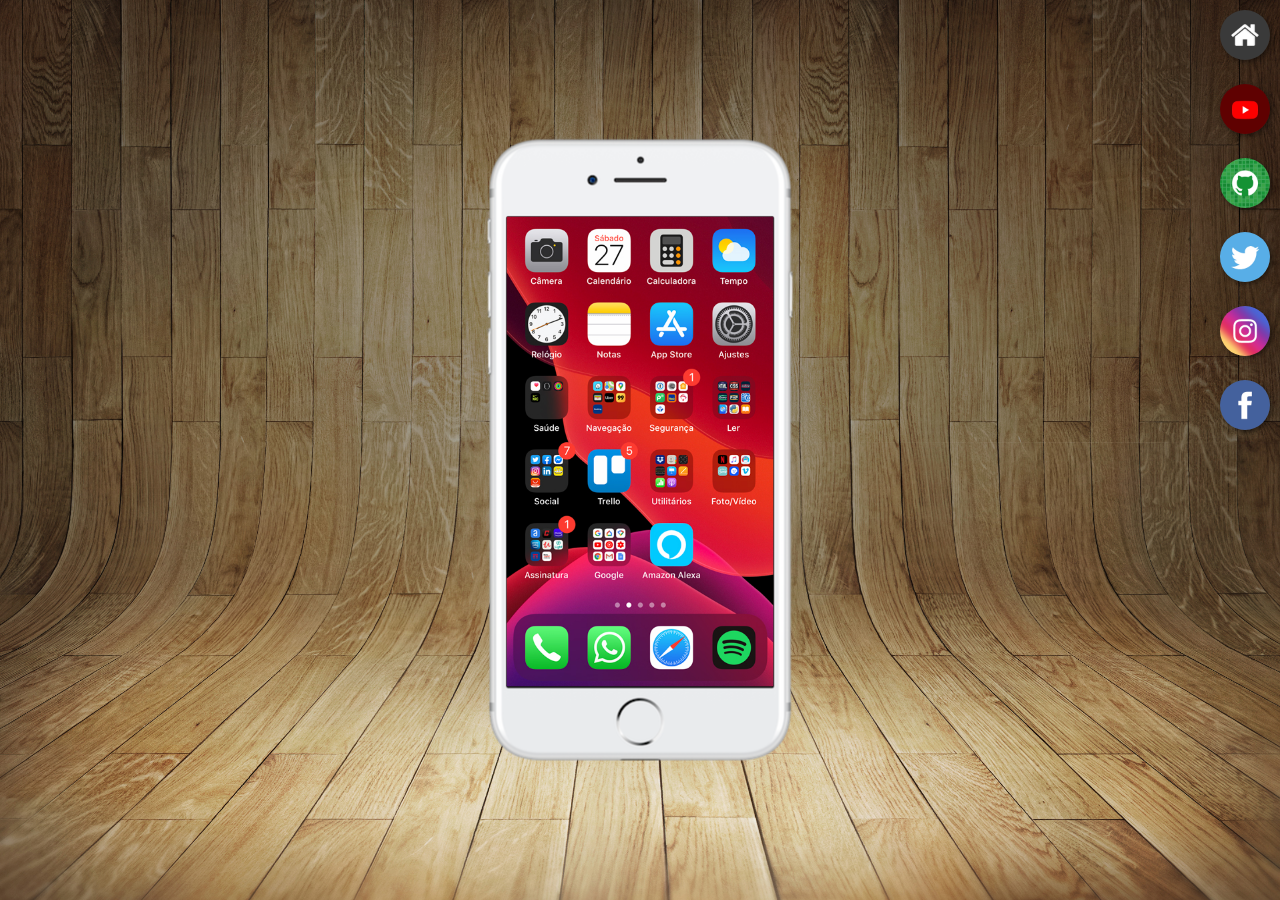
<file: index.html>
<!DOCTYPE html>
<html lang="pt-br">
<head>
    <meta charset="UTF-8">
    <meta http-equiv="X-UA-Compatible" content="IE=edge">
    <meta name="viewport" content="width=device-width, initial-scale=1.0">
    <link rel="stylesheet" href="estilos/style.css">
    <link rel="shortcut icon" href="imagens/favicon.ico" type="image/x-icon">
    <title>Projeto social</title>
</head>
<body>
    <main>
        <section id="telefone">
            <iframe src="home.html" name="tela" id="tela" frameborder="0">Seu navegador não é compatível com esse conteúdo.</iframe>
        </section>
        <section id="redes-sociais">
            <a href="home.html" target="tela"><img src="imagens/logo-home.jpg" alt=""></a> <br>
            <a href="youtube.html" target="tela"><img src="imagens/logo-youtube.jpg" alt=""></a> <br>
            <a href="github.html" target="tela"><img src="imagens/logo-github.jpg" alt=""></a> <br>
            <a href="twitter.html" target="tela"><img src="imagens/logo-twitter.jpg" alt=""></a> <br>
            <a href="instagram.html" target="tela"><img src="imagens/logo-instagram.jpg" alt=""></a> <br>
            <a href="facebook.html" target="tela"><img src="imagens/logo-facebook.jpg" alt=""></a>
        </section>
    </main>
</body>
</html>
</file>
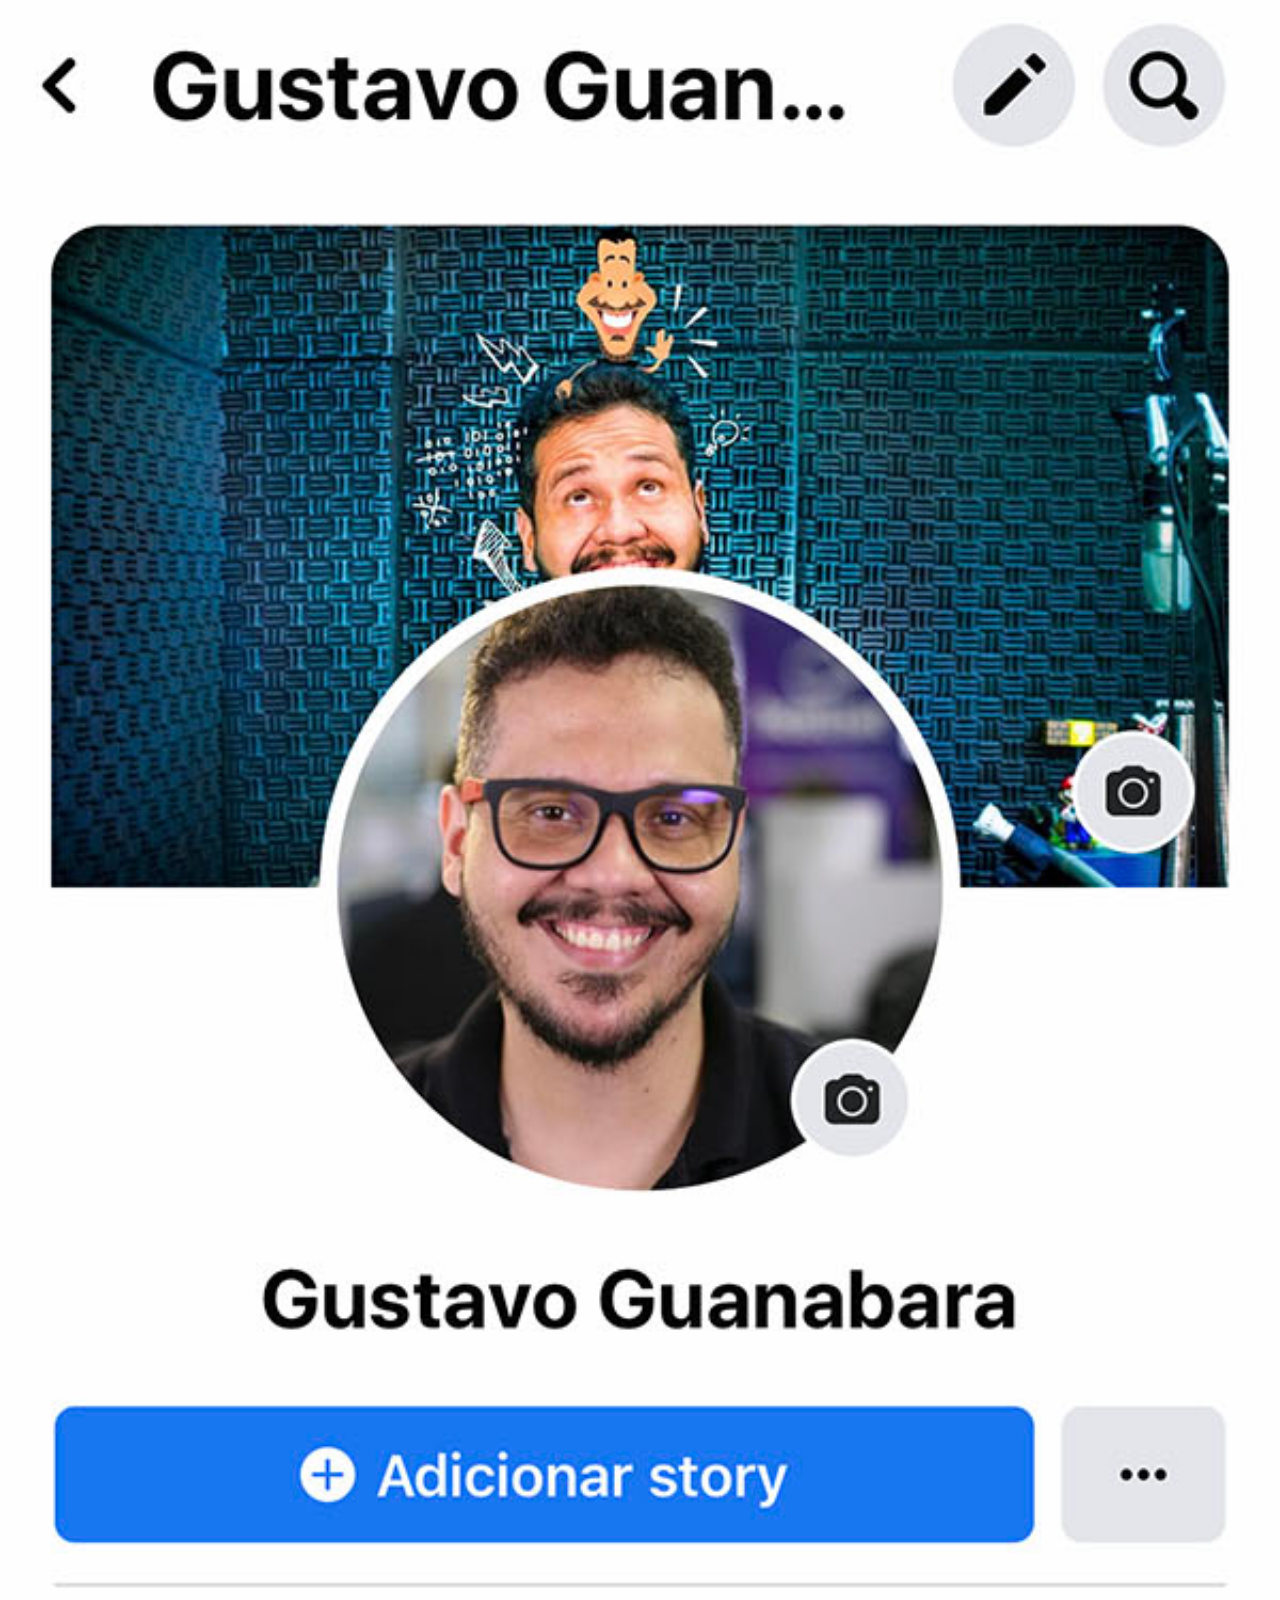
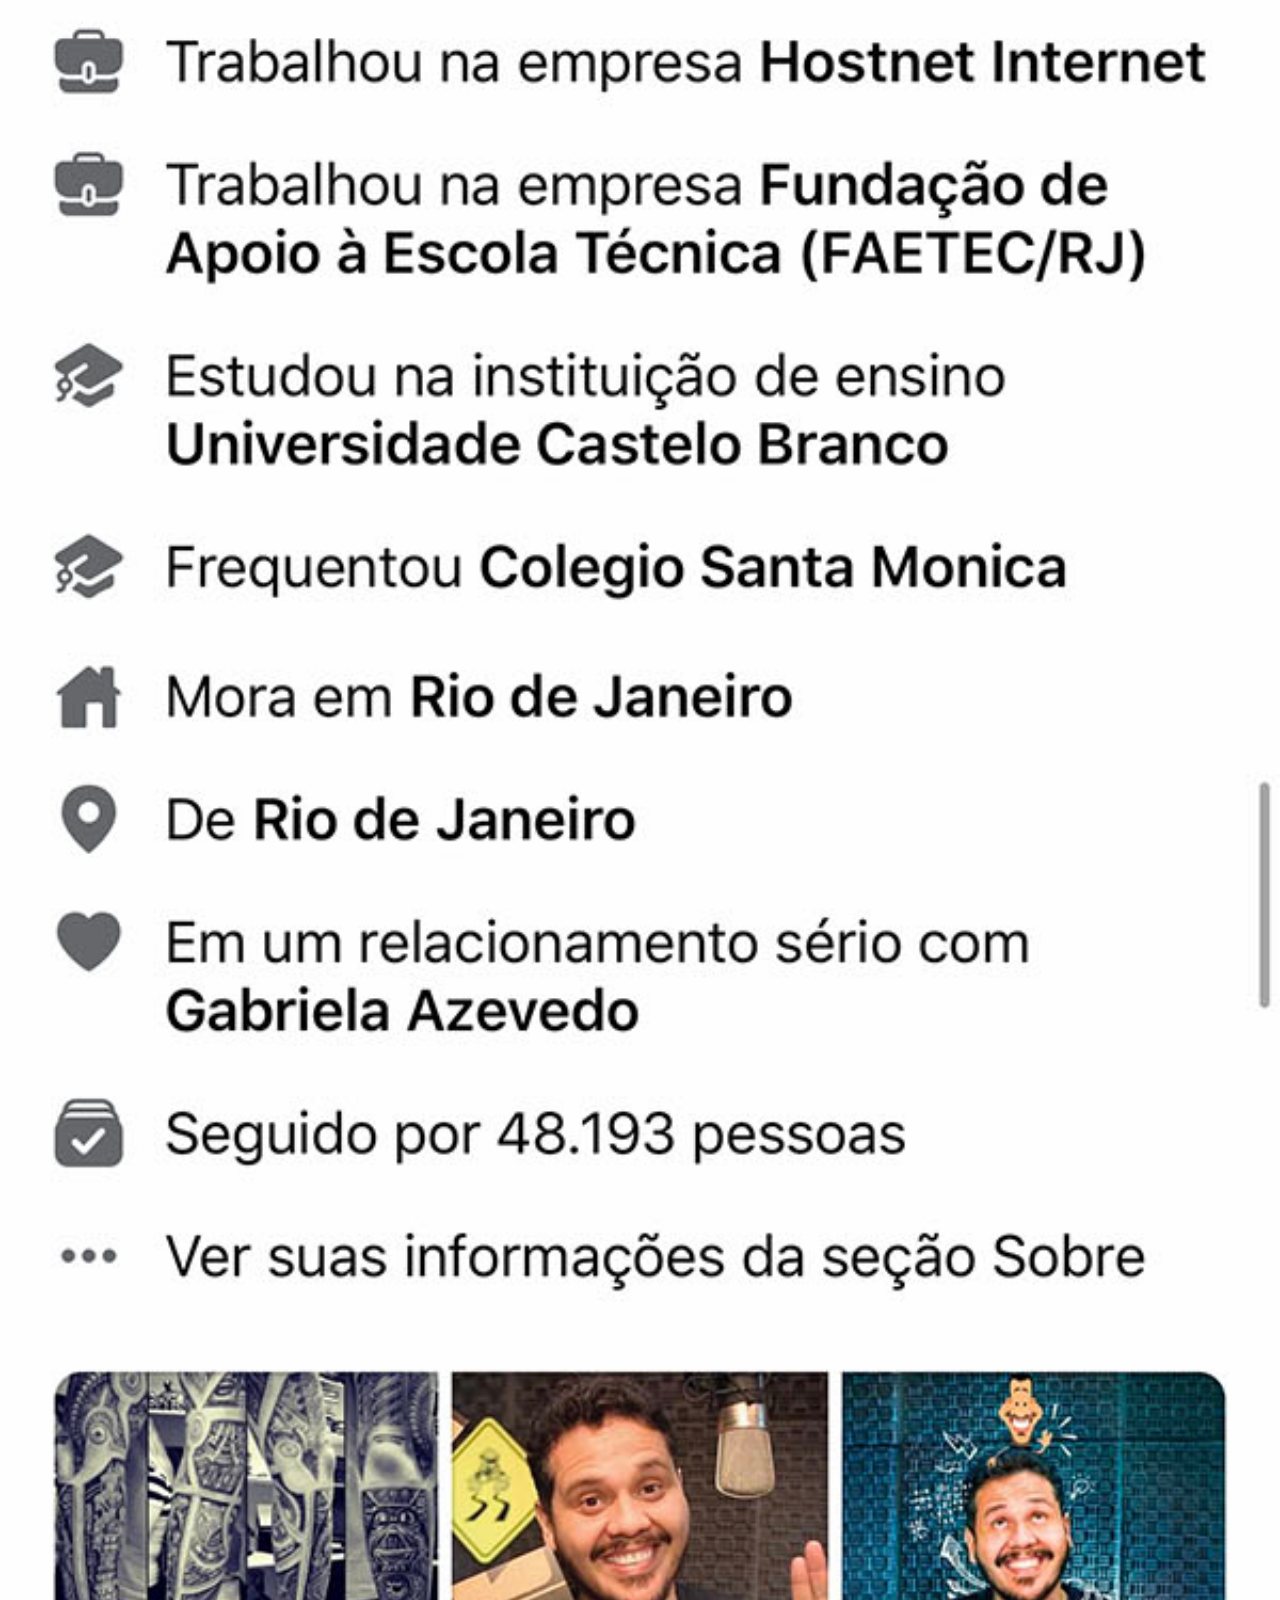
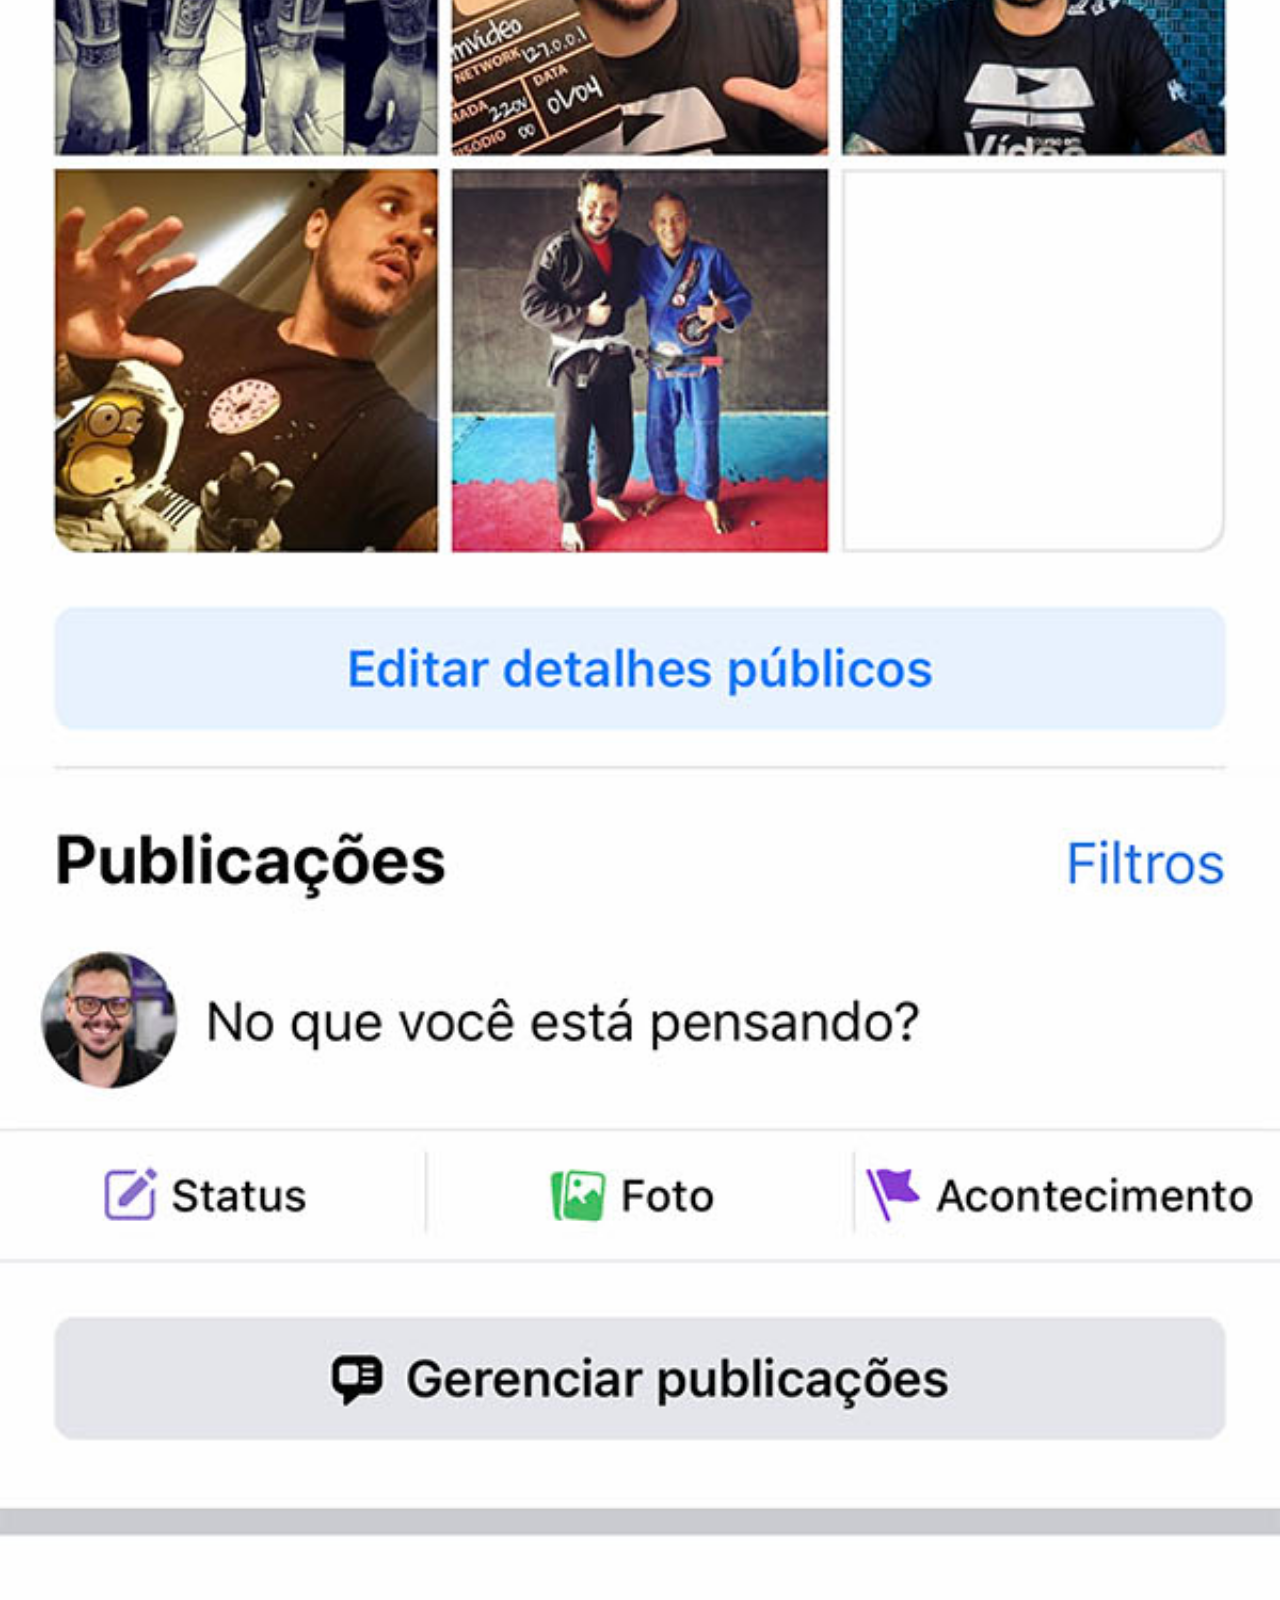
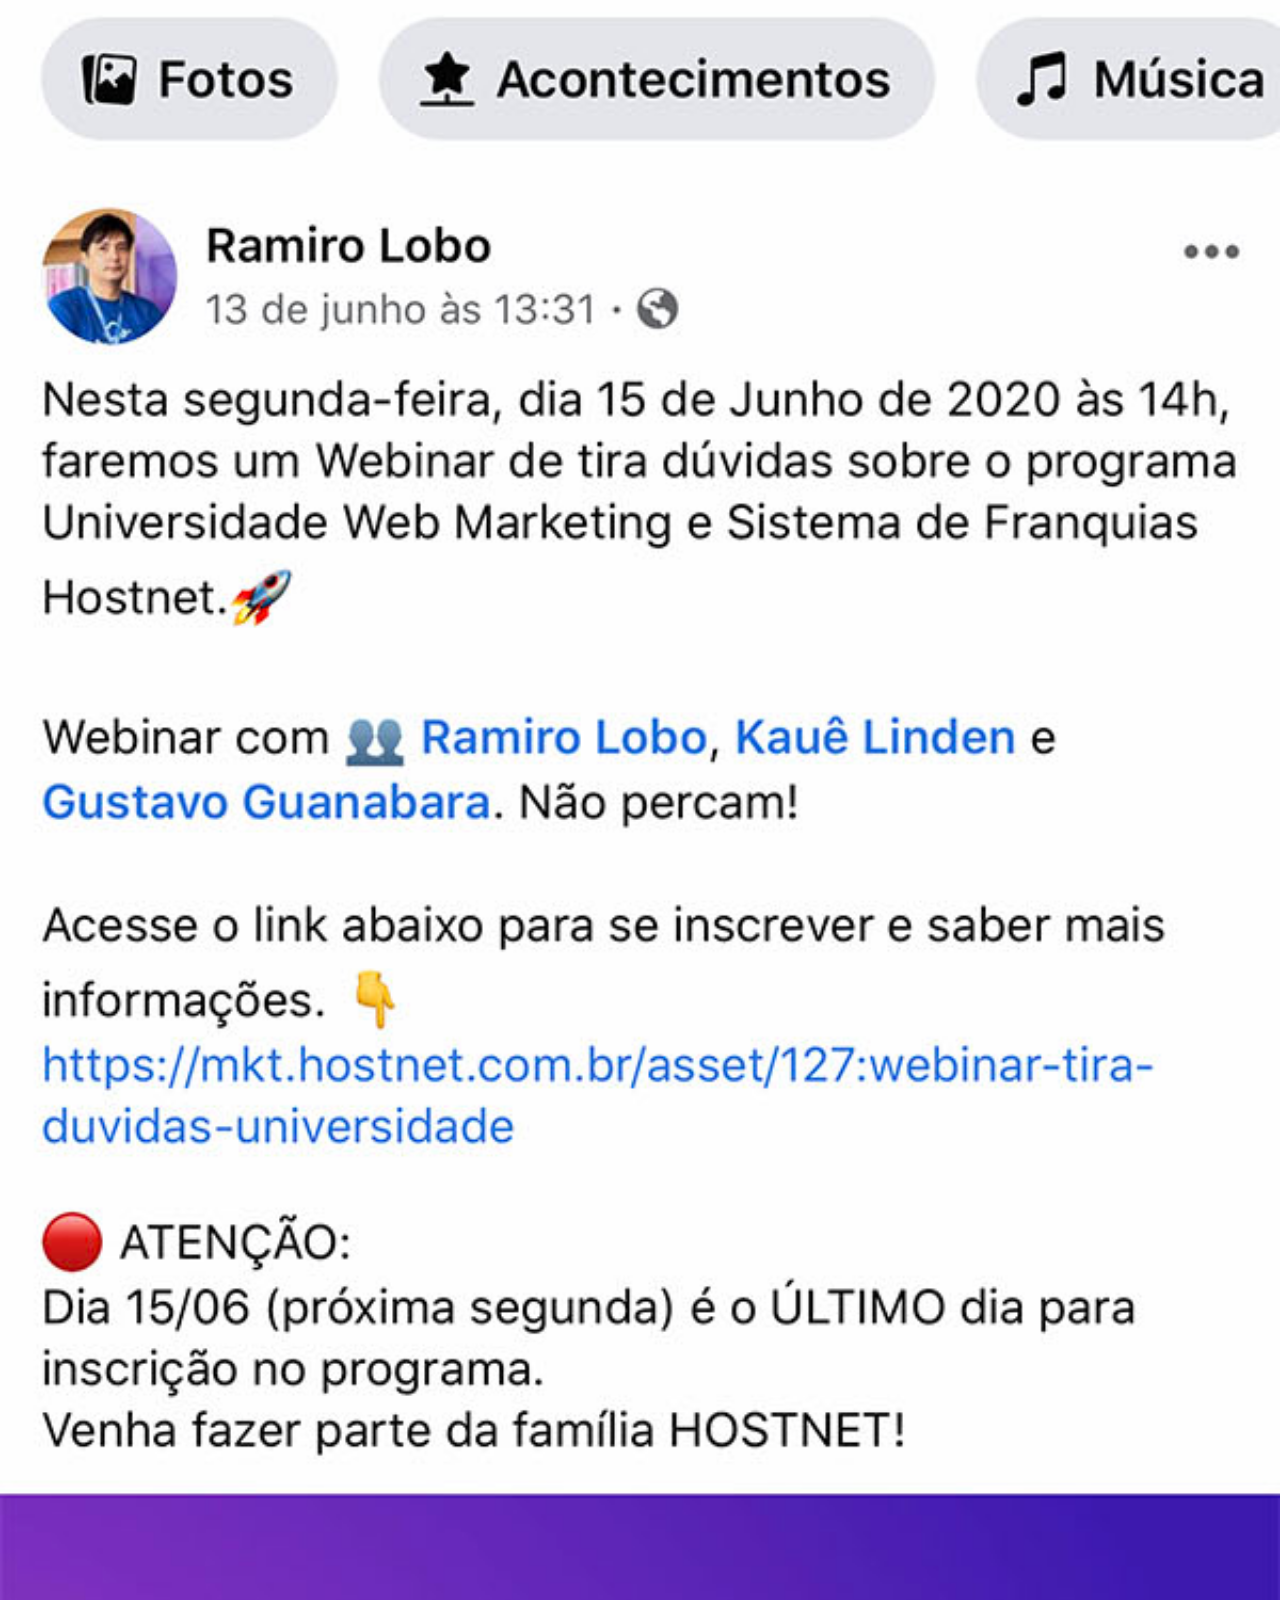
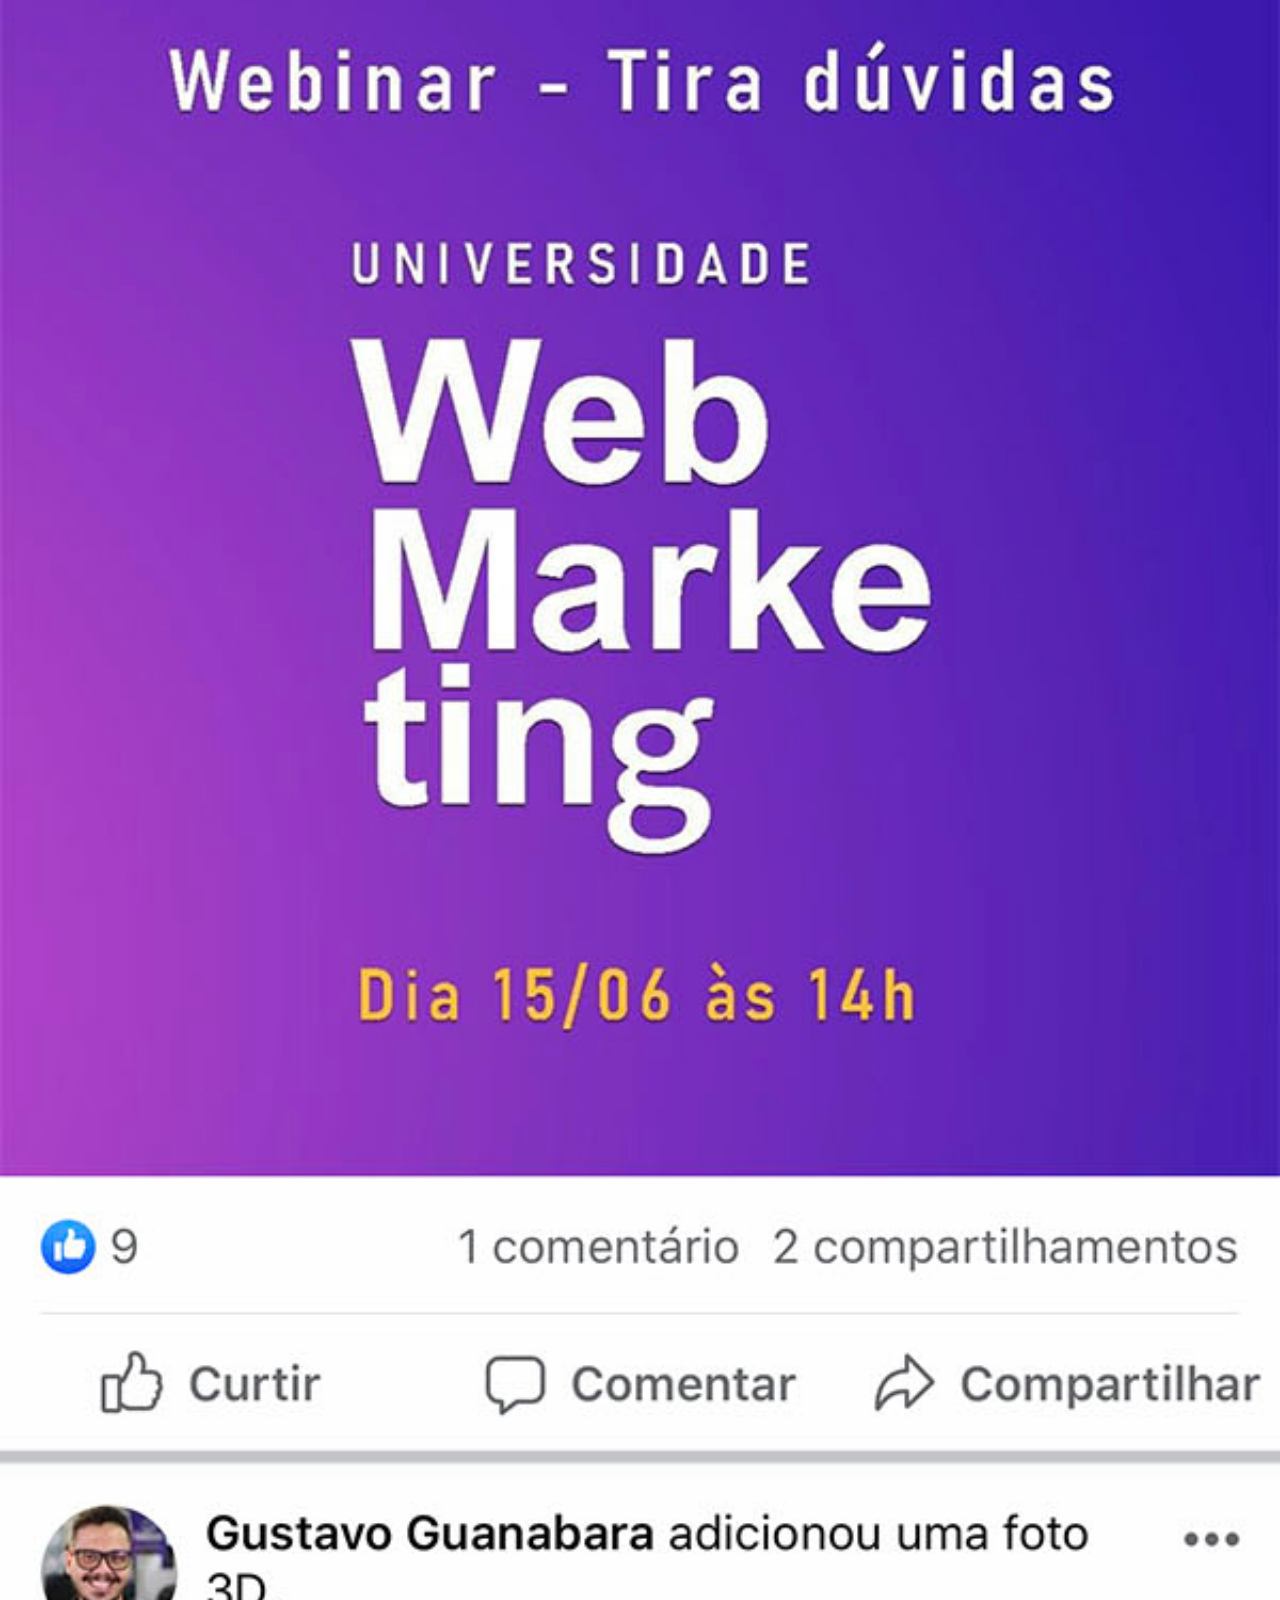
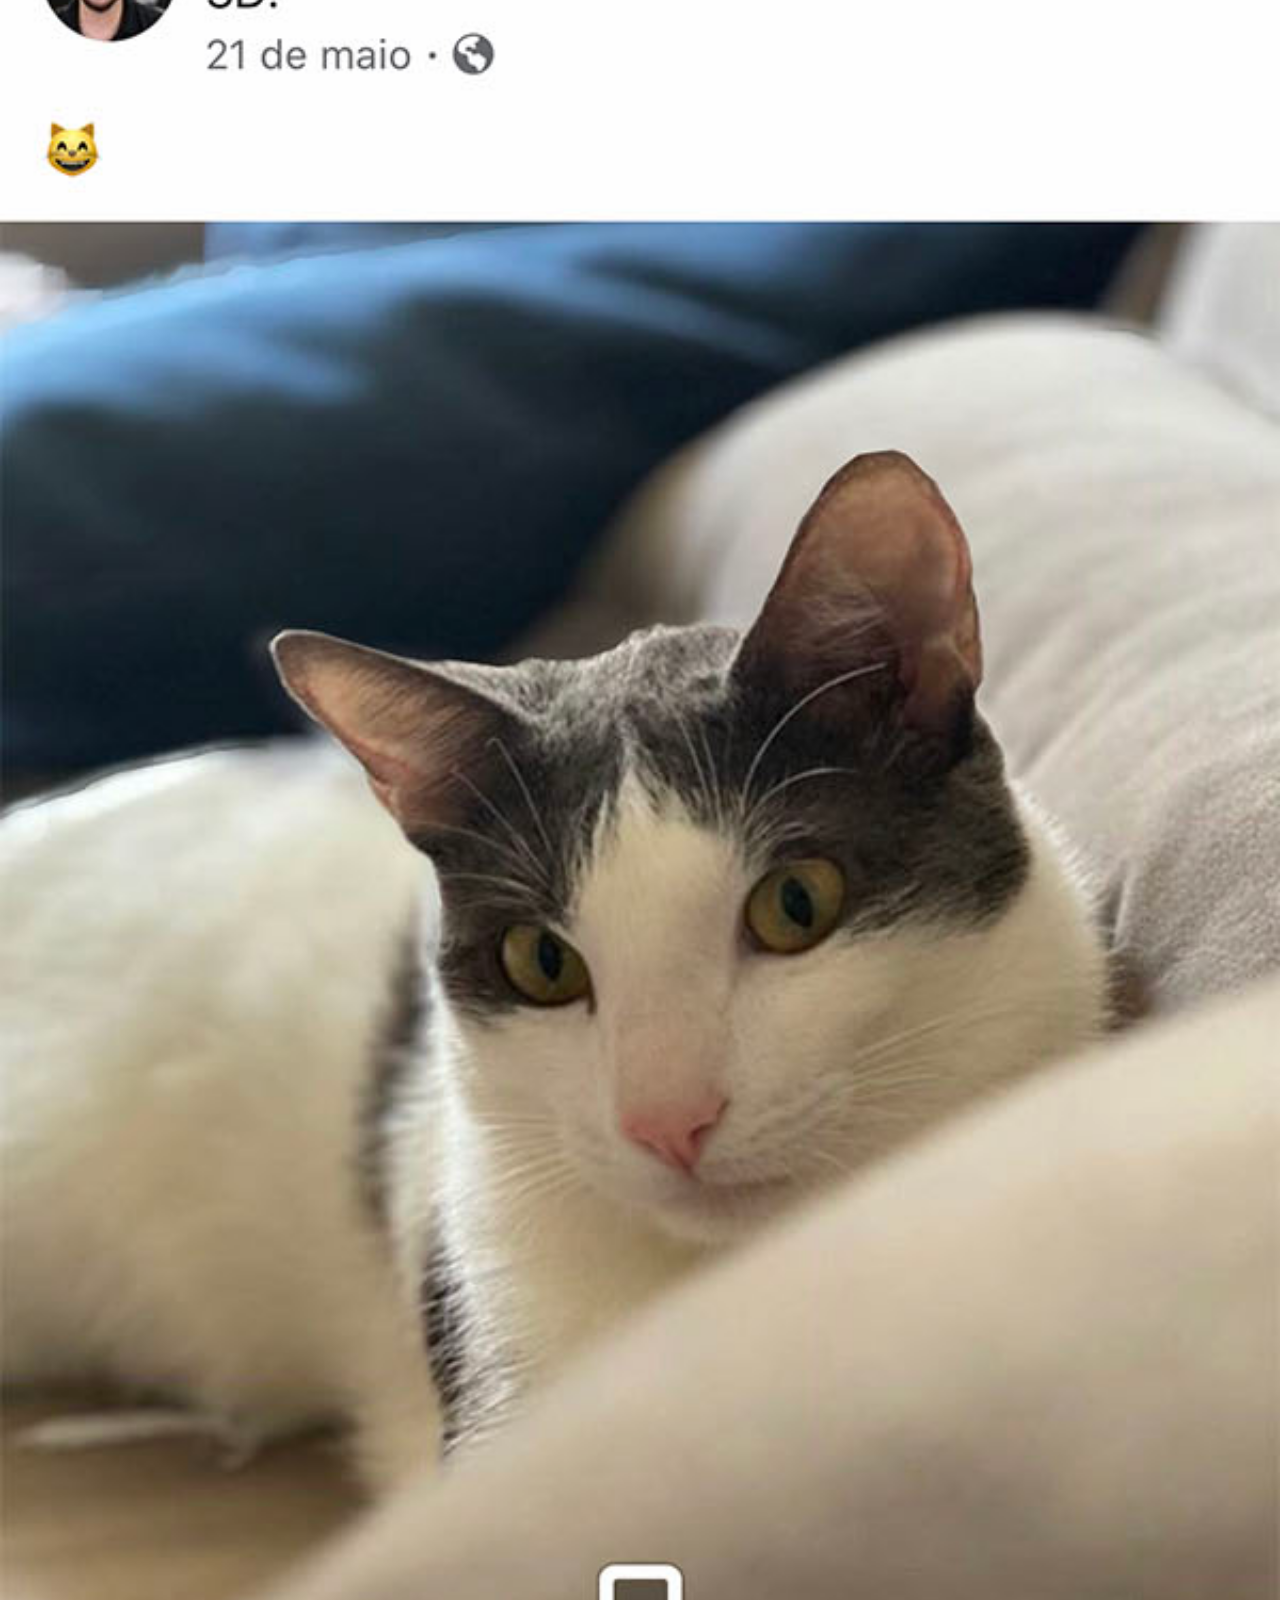
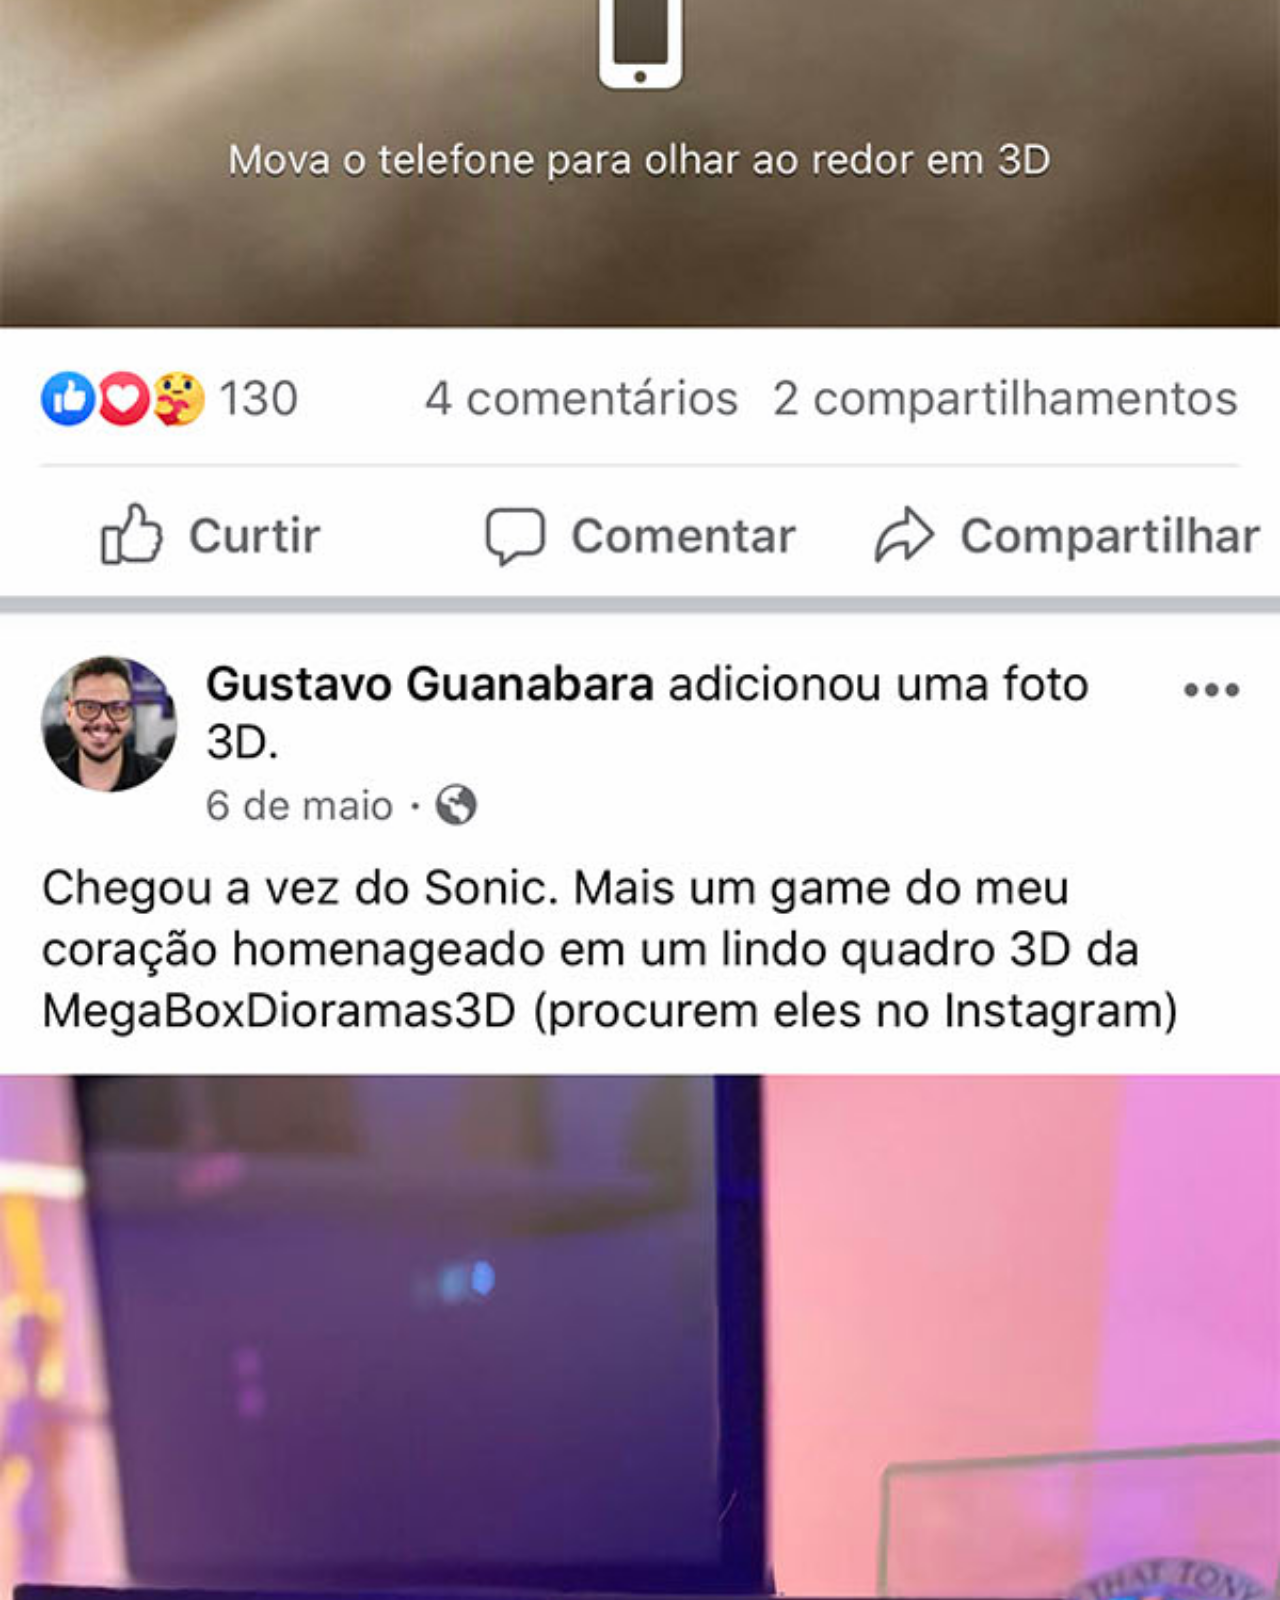
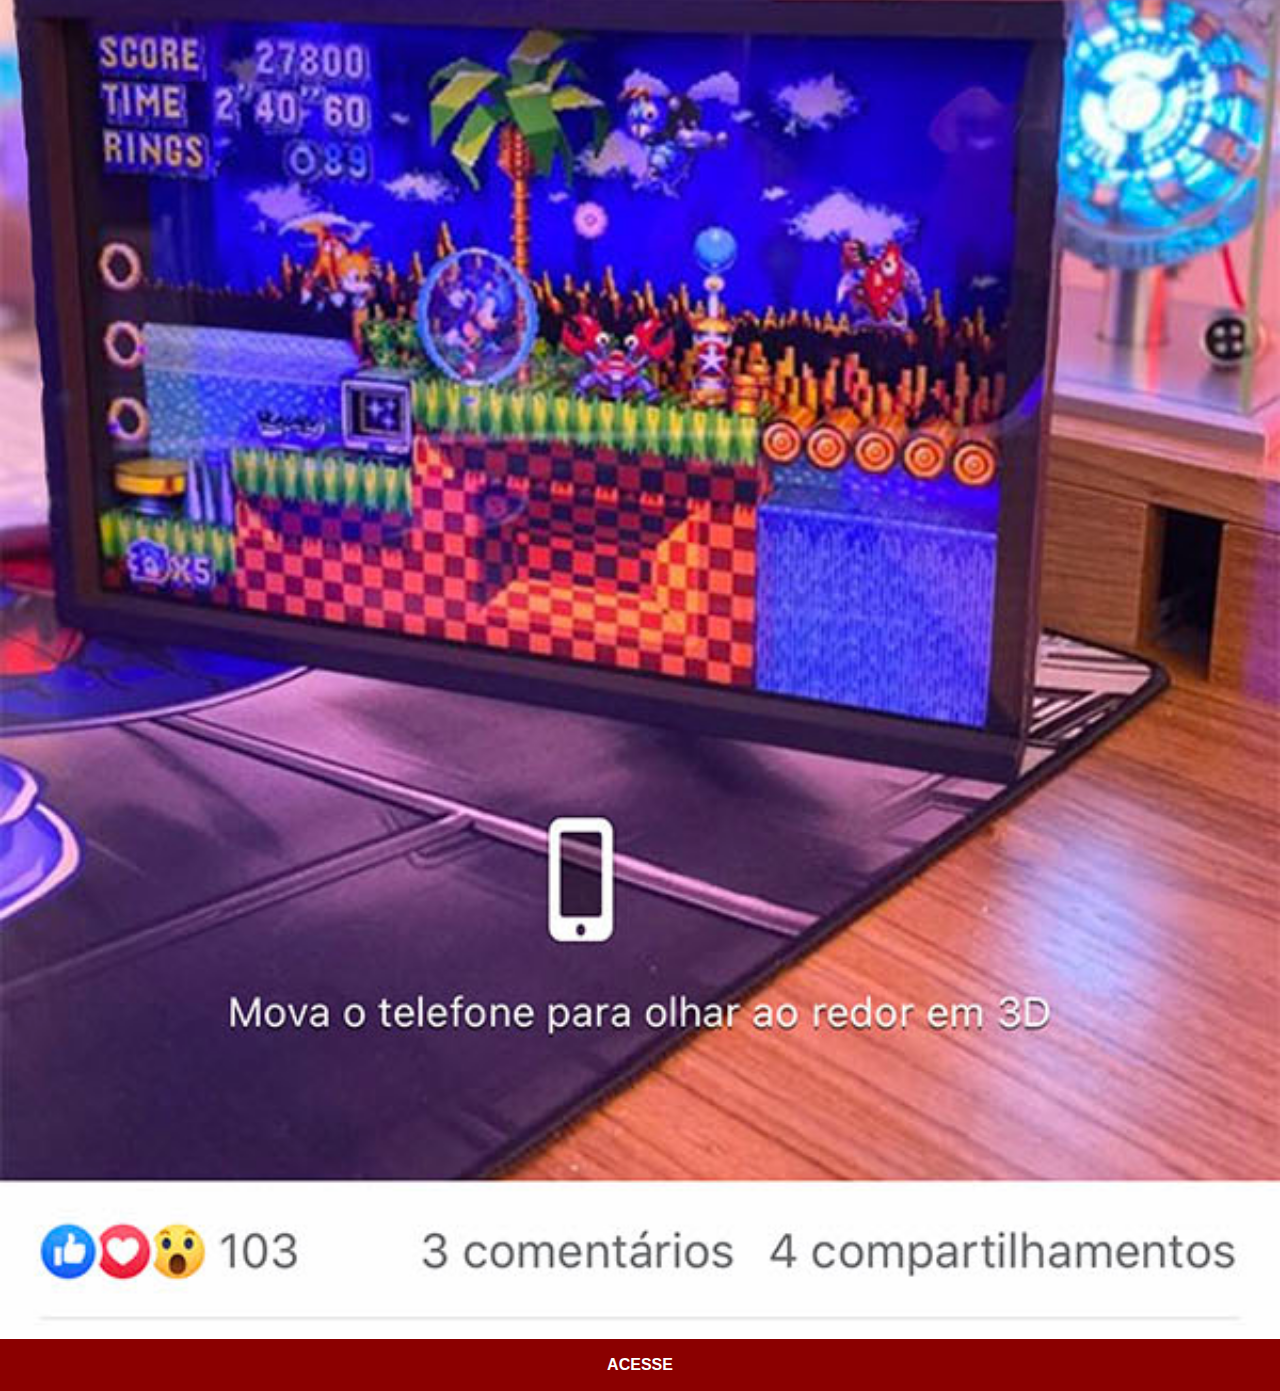
<file: facebook.html>
<!DOCTYPE html>
<html lang="pt-br">
<head>
    <meta charset="UTF-8">
    <meta http-equiv="X-UA-Compatible" content="IE=edge">
    <meta name="viewport" content="width=device-width, initial-scale=1.0">
    <title>Facebook</title>
    <link rel="stylesheet" href="estilos/redes.css">
</head>
<body>
    <img src="imagens/tela-facebook.jpg" alt="Facebook">
    <a href="https://www.facebook.com/gustavoguanabara" target="_blank">ACESSE</a>
</body>
</html>
</file>
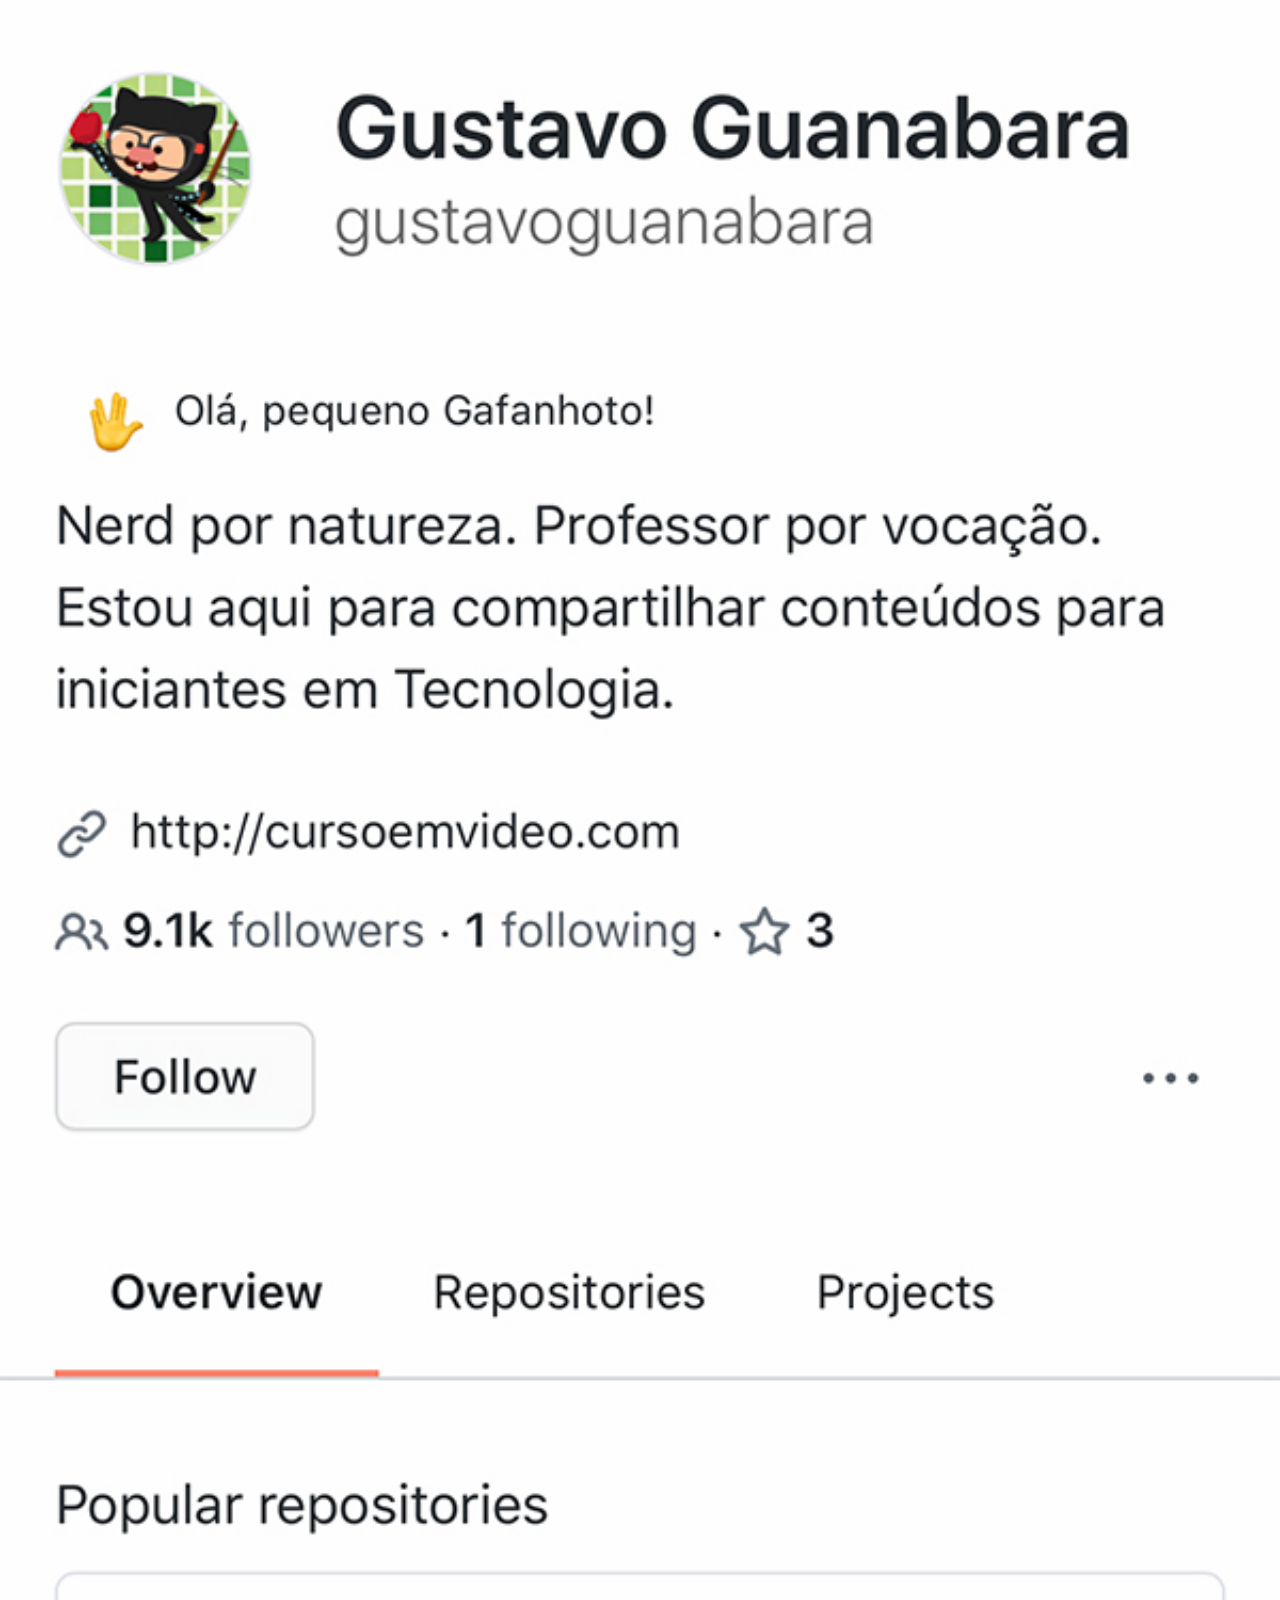
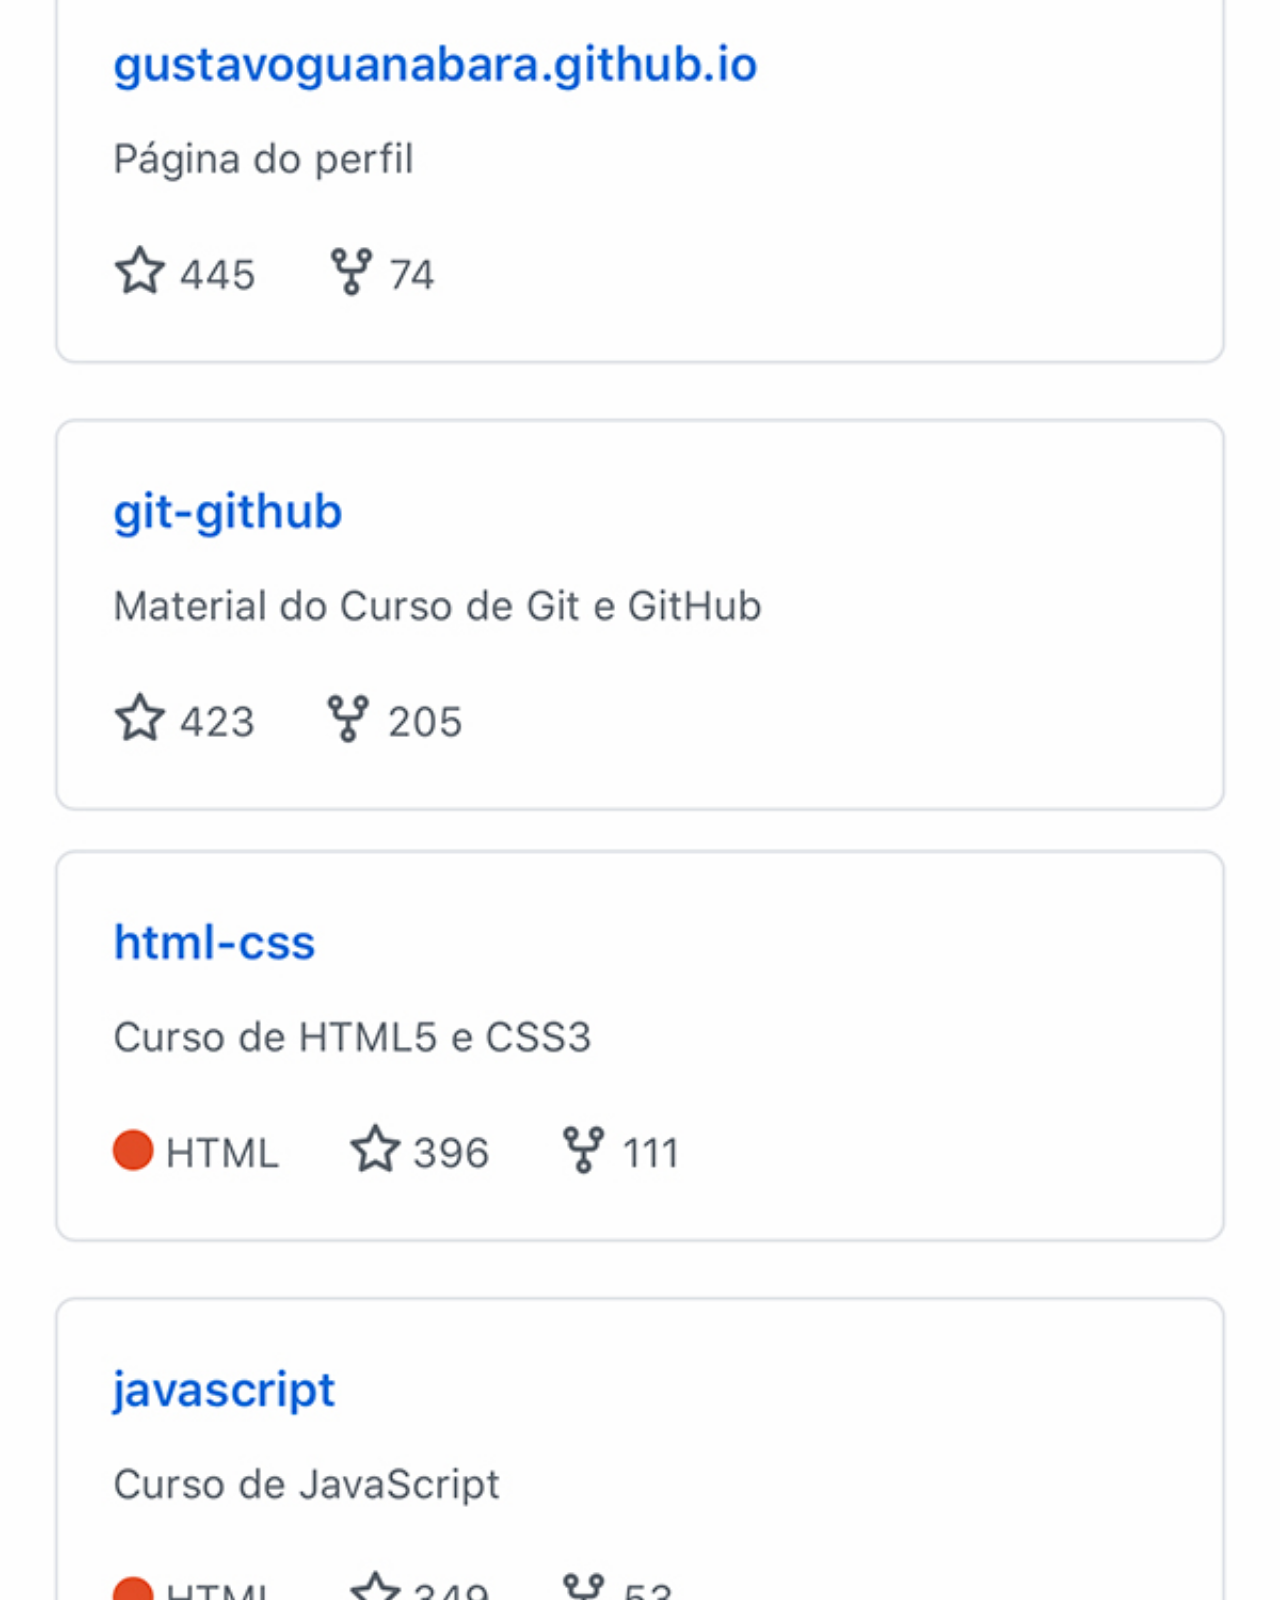
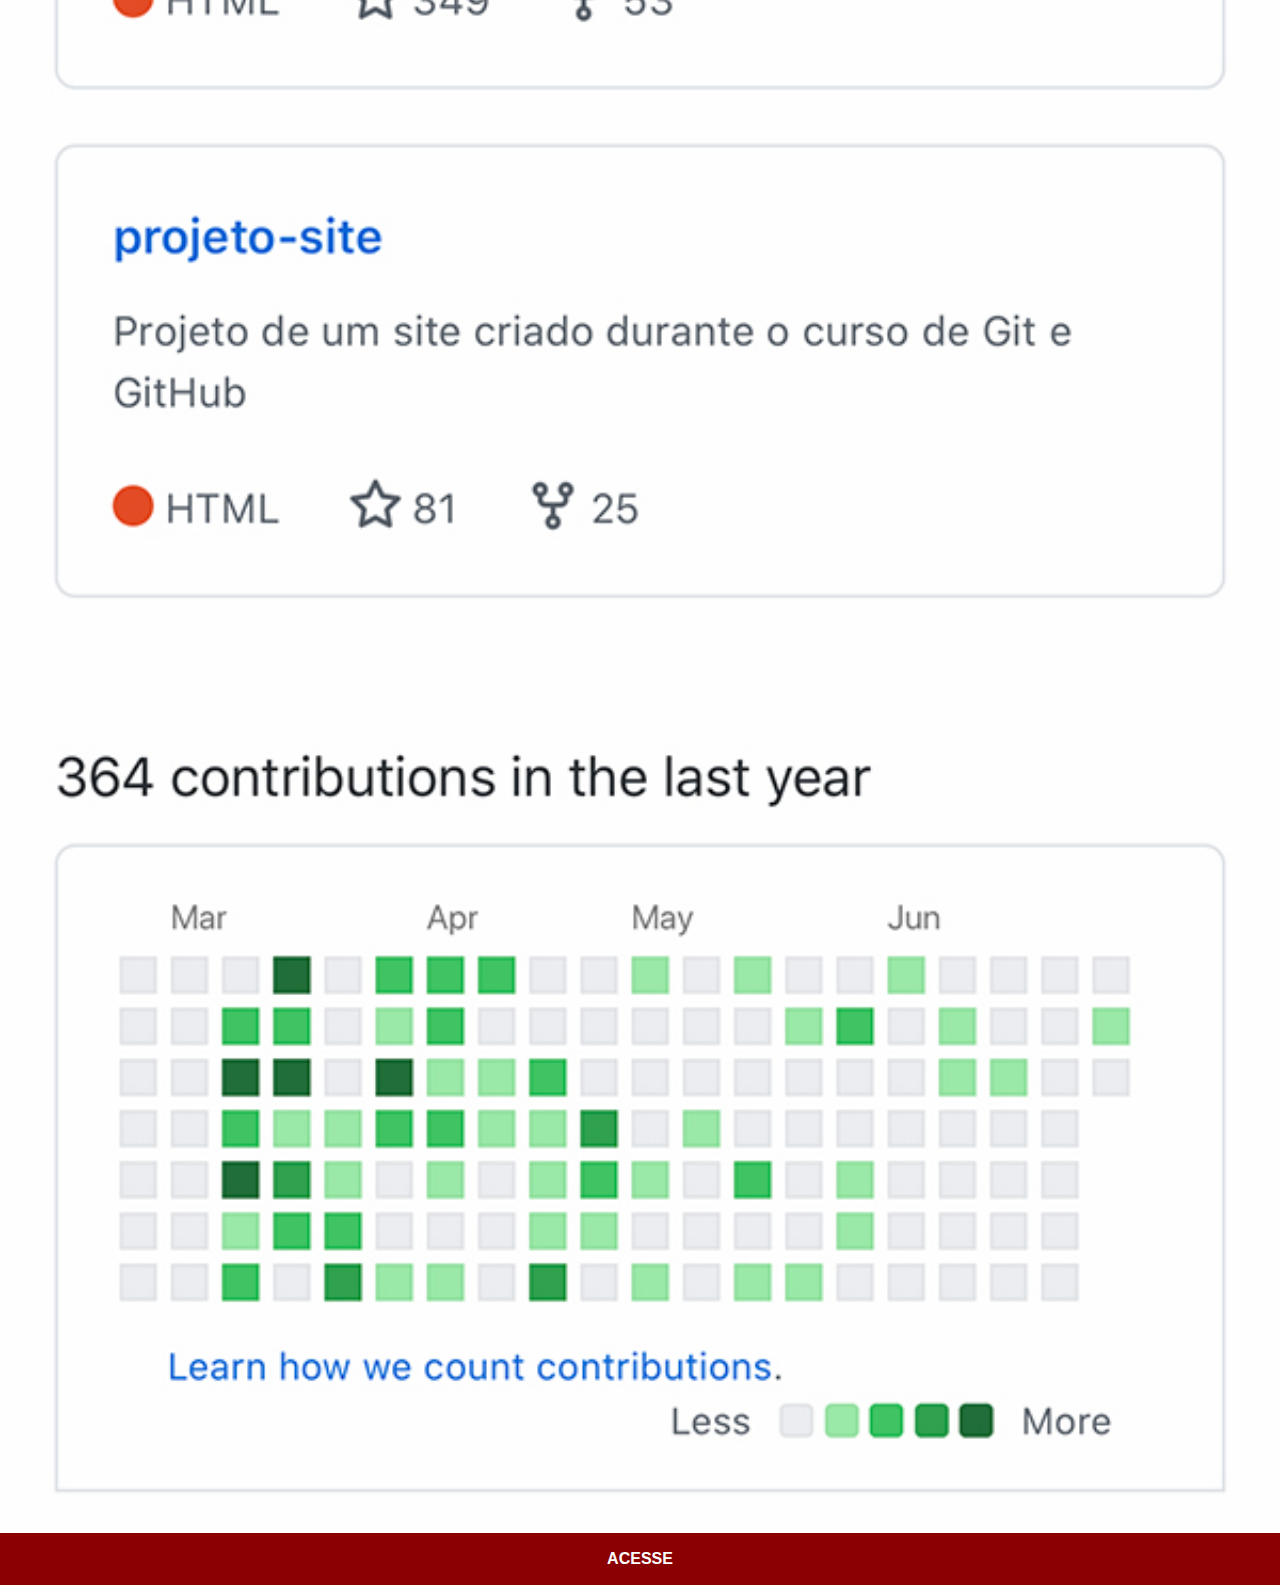
<file: github.html>
<!DOCTYPE html>
<html lang="pt-br">
<head>
    <meta charset="UTF-8">
    <meta http-equiv="X-UA-Compatible" content="IE=edge">
    <meta name="viewport" content="width=device-width, initial-scale=1.0">
    <link rel="stylesheet" href="estilos/redes.css">
    <title>Github</title>
</head>
<body>
    <img src="imagens/tela-github.jpg" alt="Github">
    <a href="https://github.com/professorguanabara" target="_blank"> ACESSE</a>
</body>
</html>
</file>
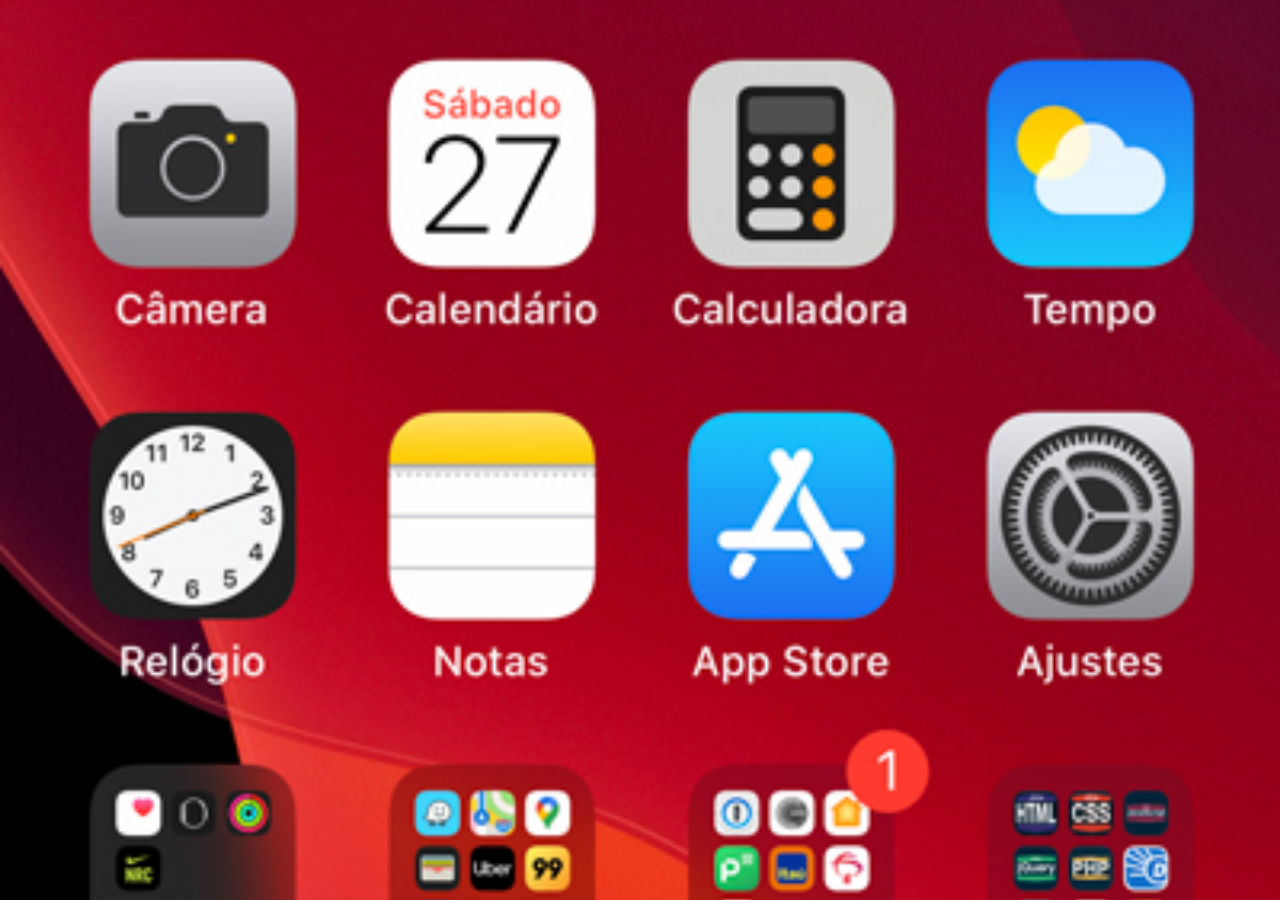
<file: home.html>
<!DOCTYPE html>
<html lang="pt-br">
<head>
    <meta charset="UTF-8">
    <meta http-equiv="X-UA-Compatible" content="IE=edge">
    <meta name="viewport" content="width=device-width, initial-scale=1.0">
    <title>Home</title>
    <style>
        * {
            padding: 0px;
            margin: 0px;
        }

        body {
            width: 100vw;
            height: 100vh;
            background: black url(imagens/tela-home.jpg) no-repeat top center;
            background-size: cover;
        }
    </style>
</head>
<body>
    
</body>
</html>
</file>
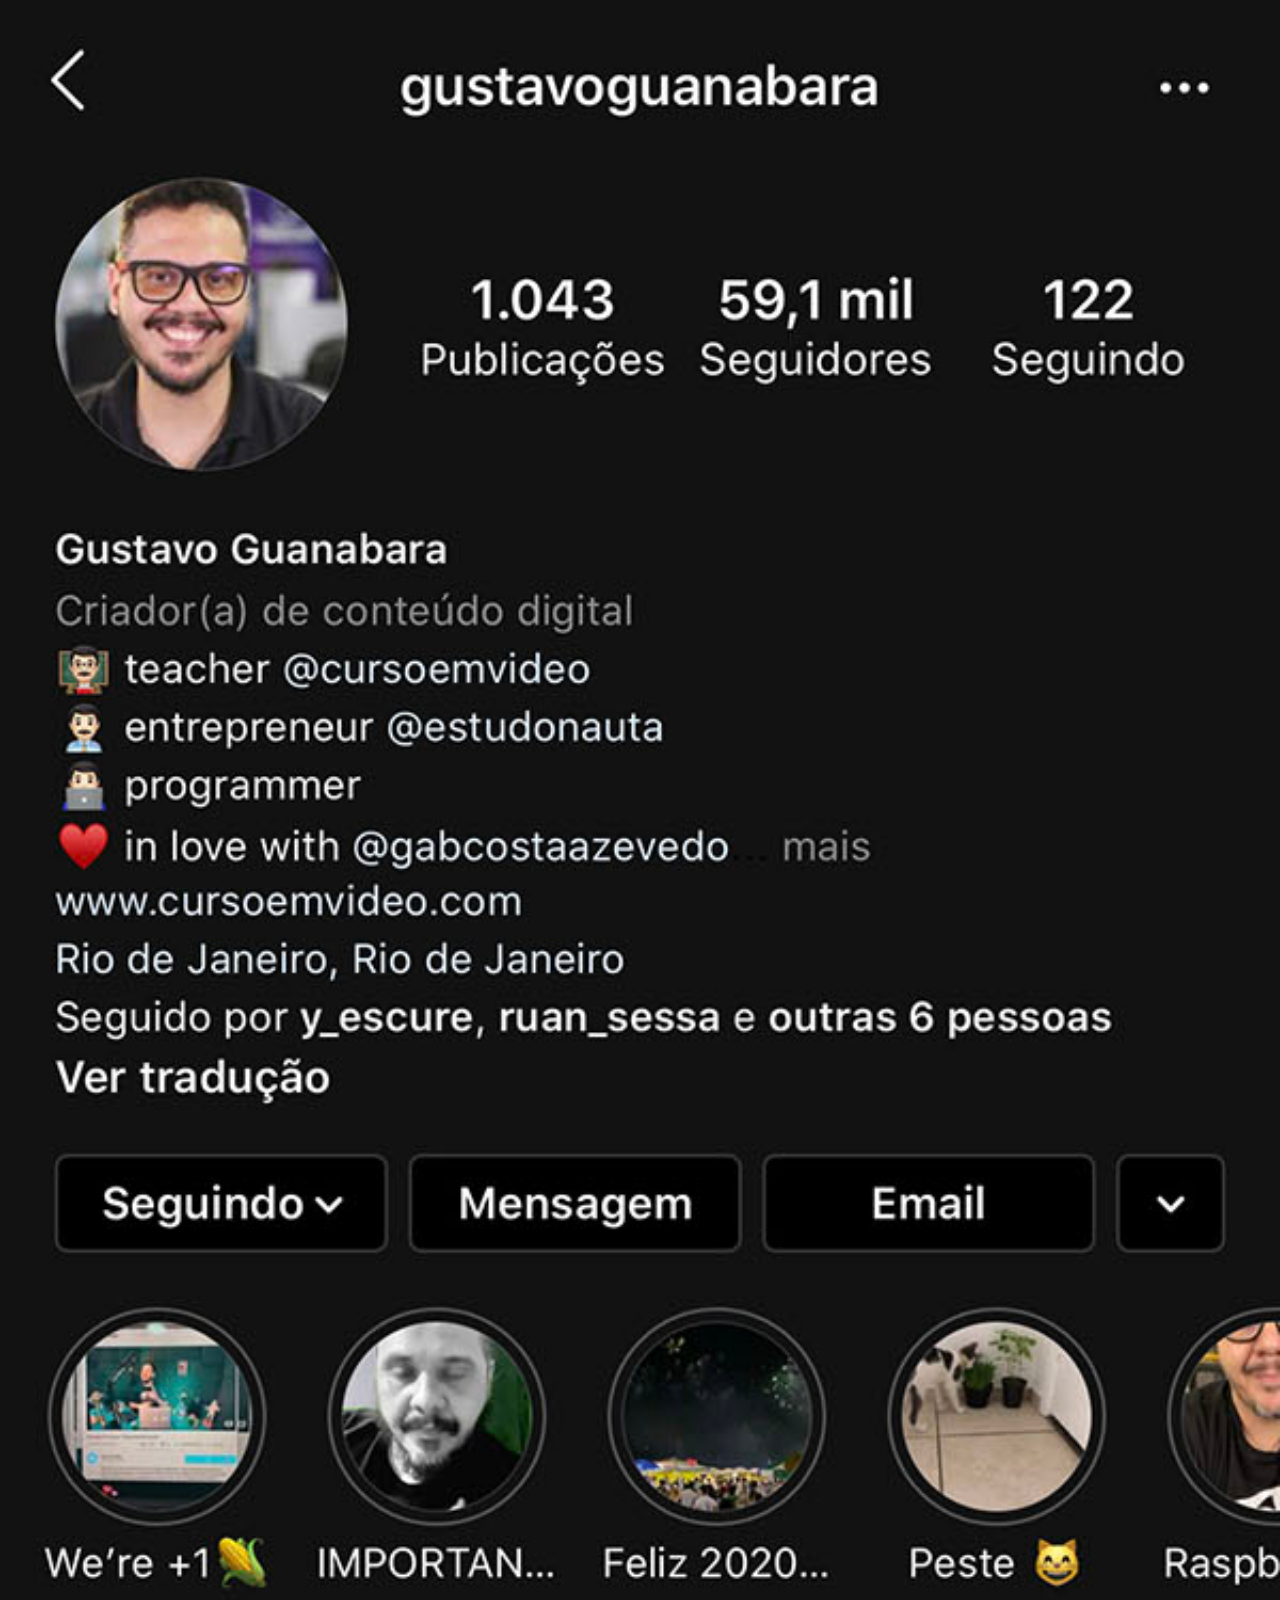
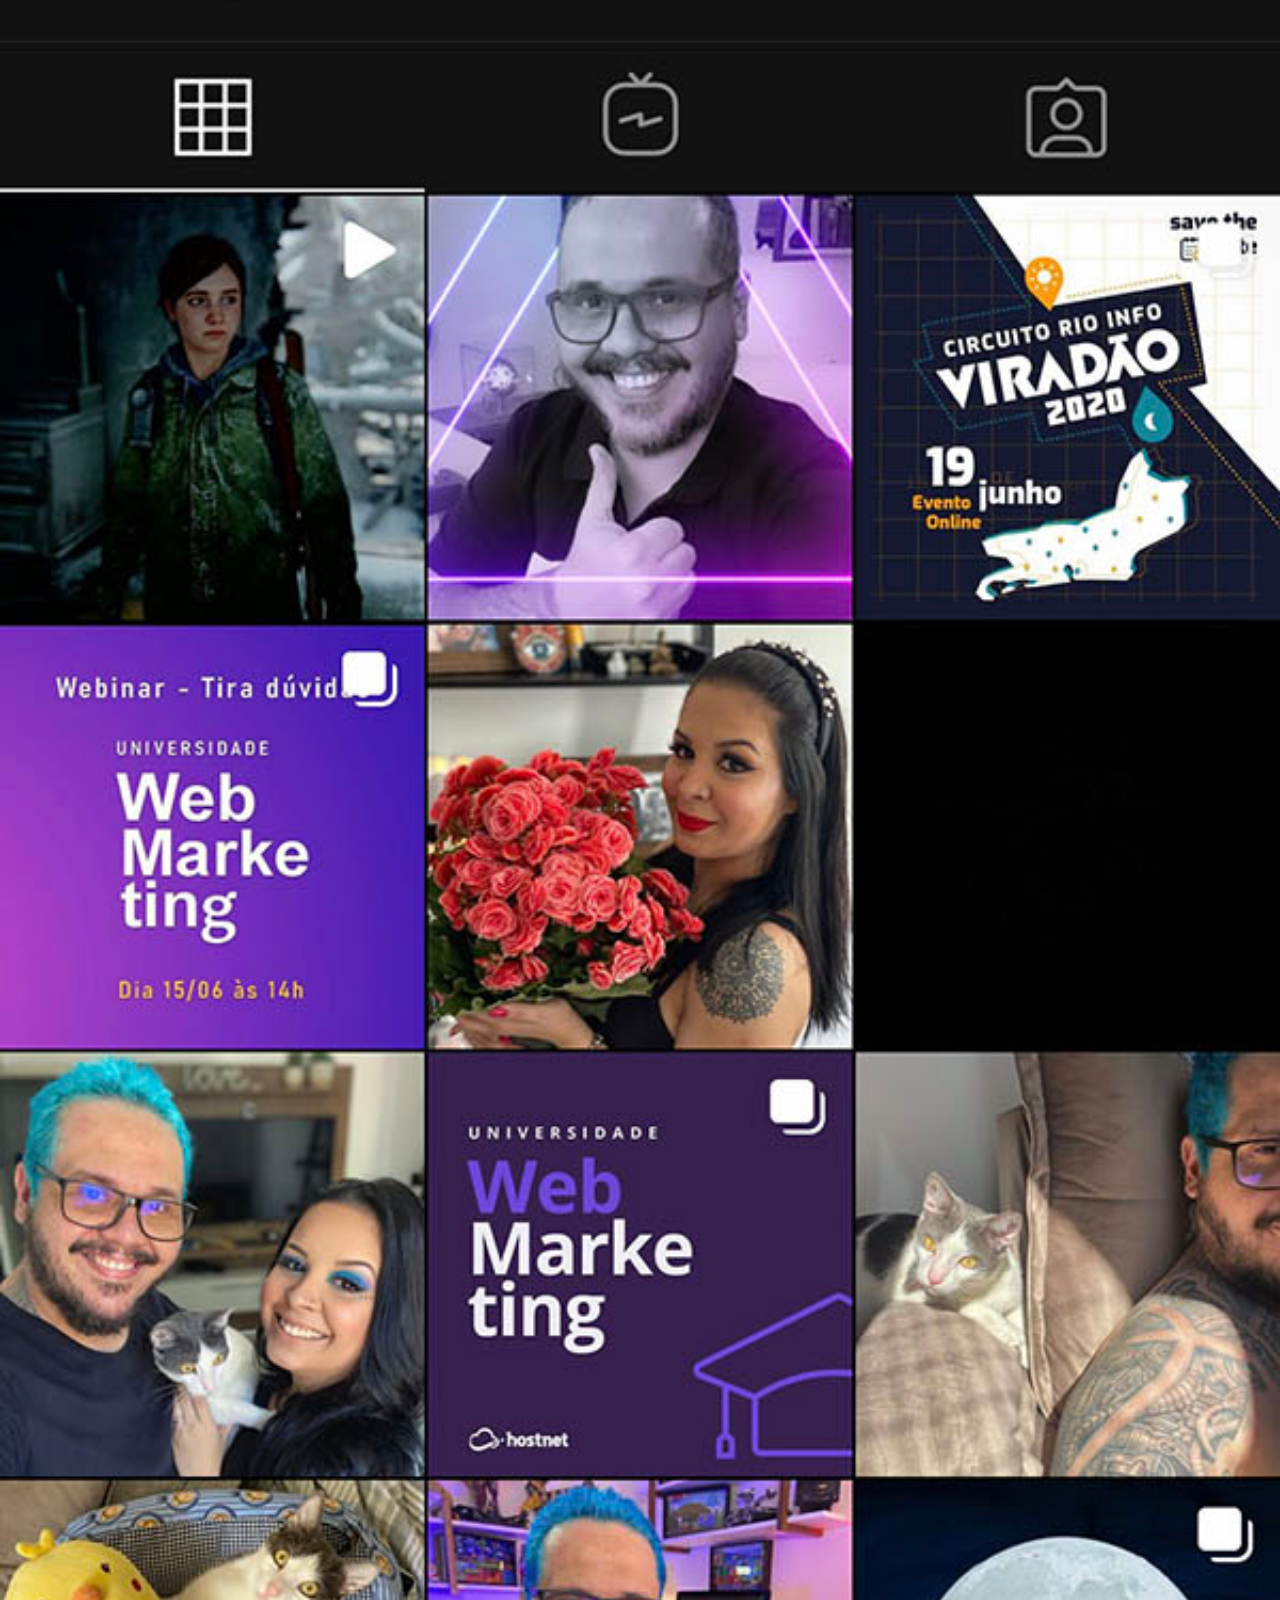
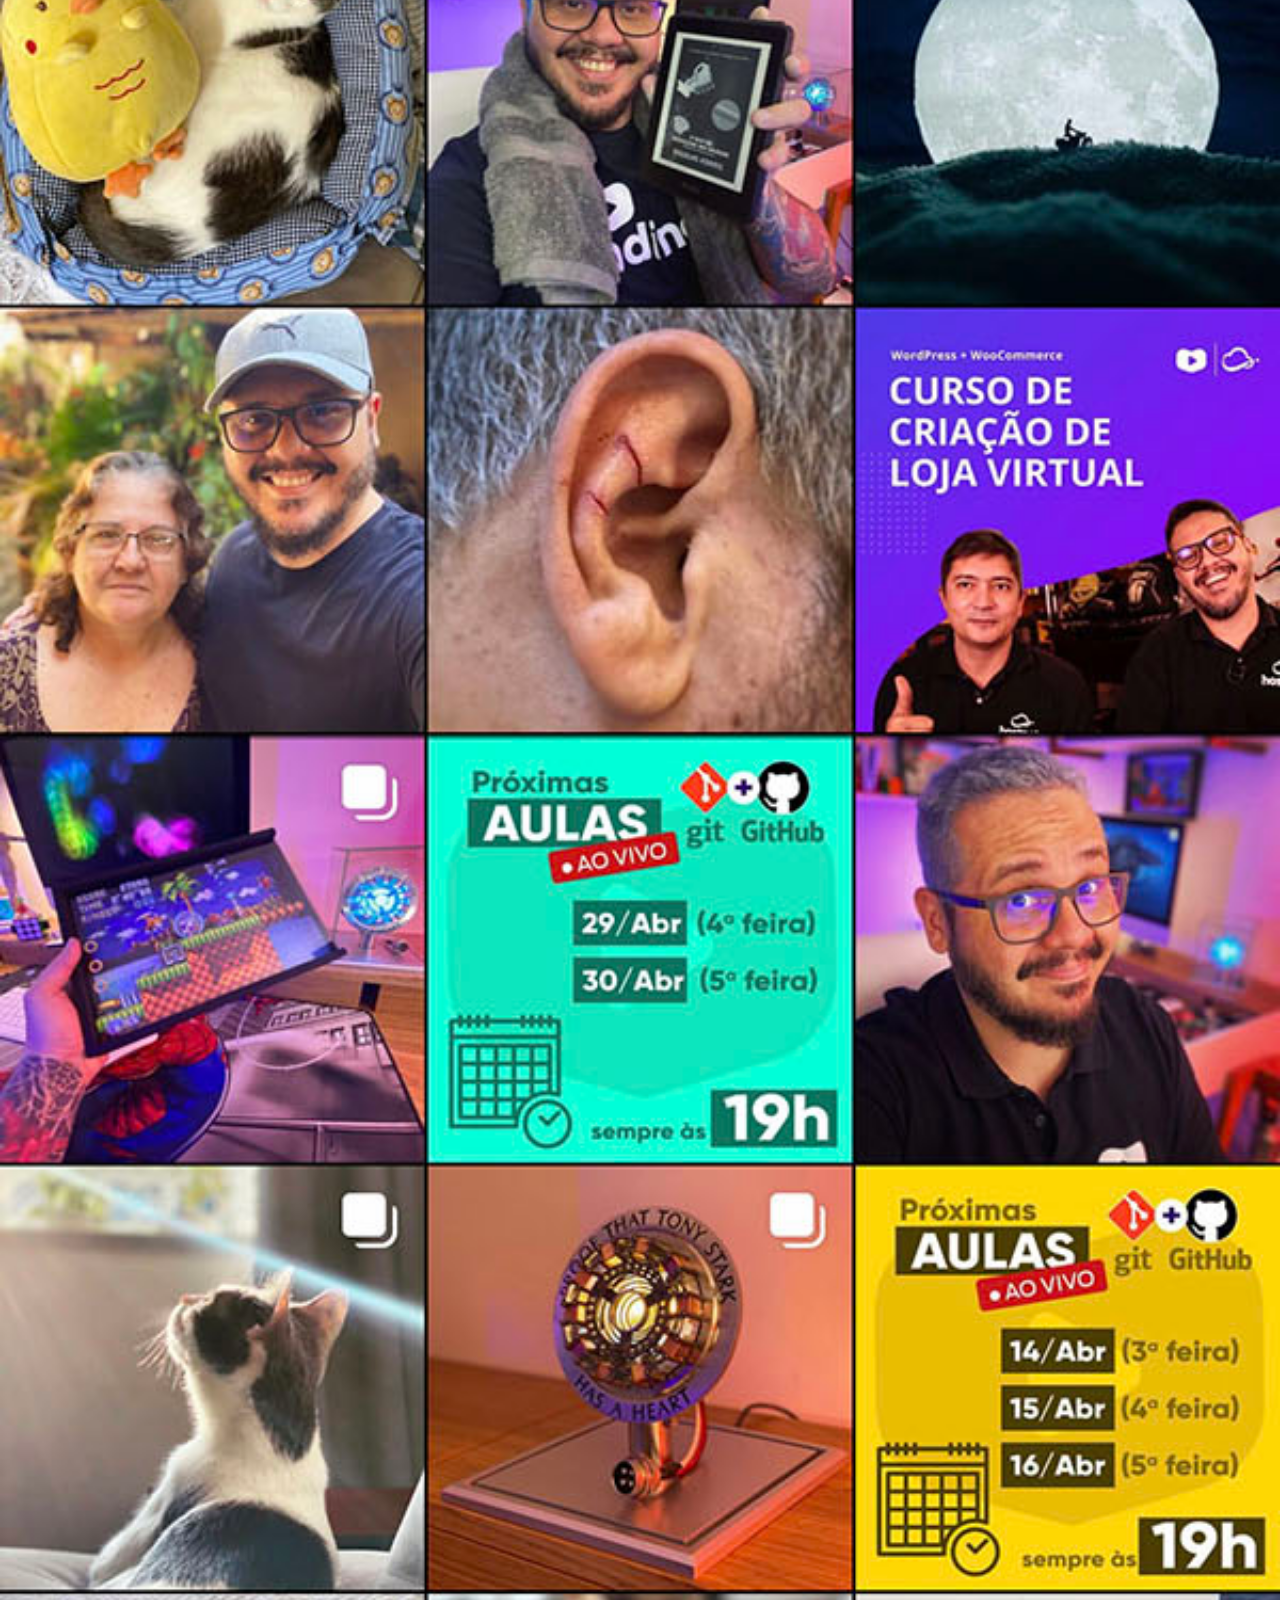
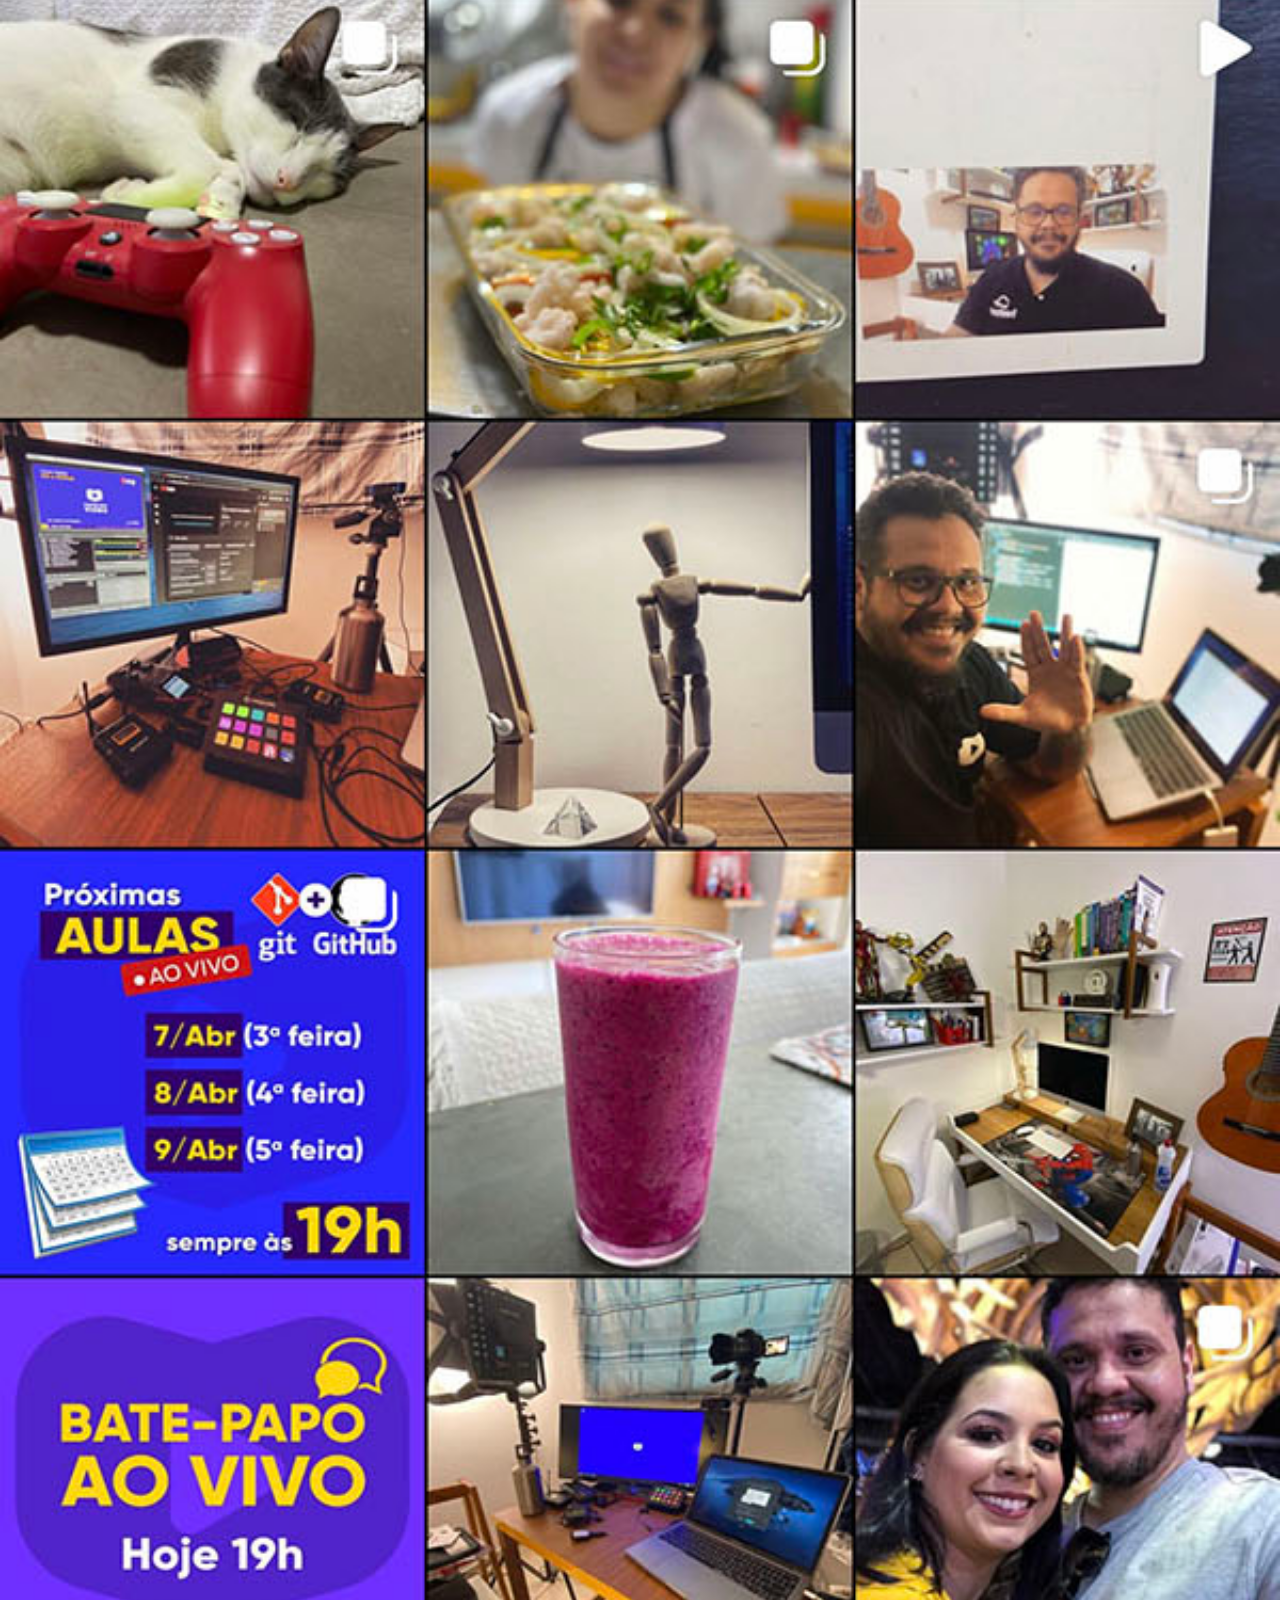
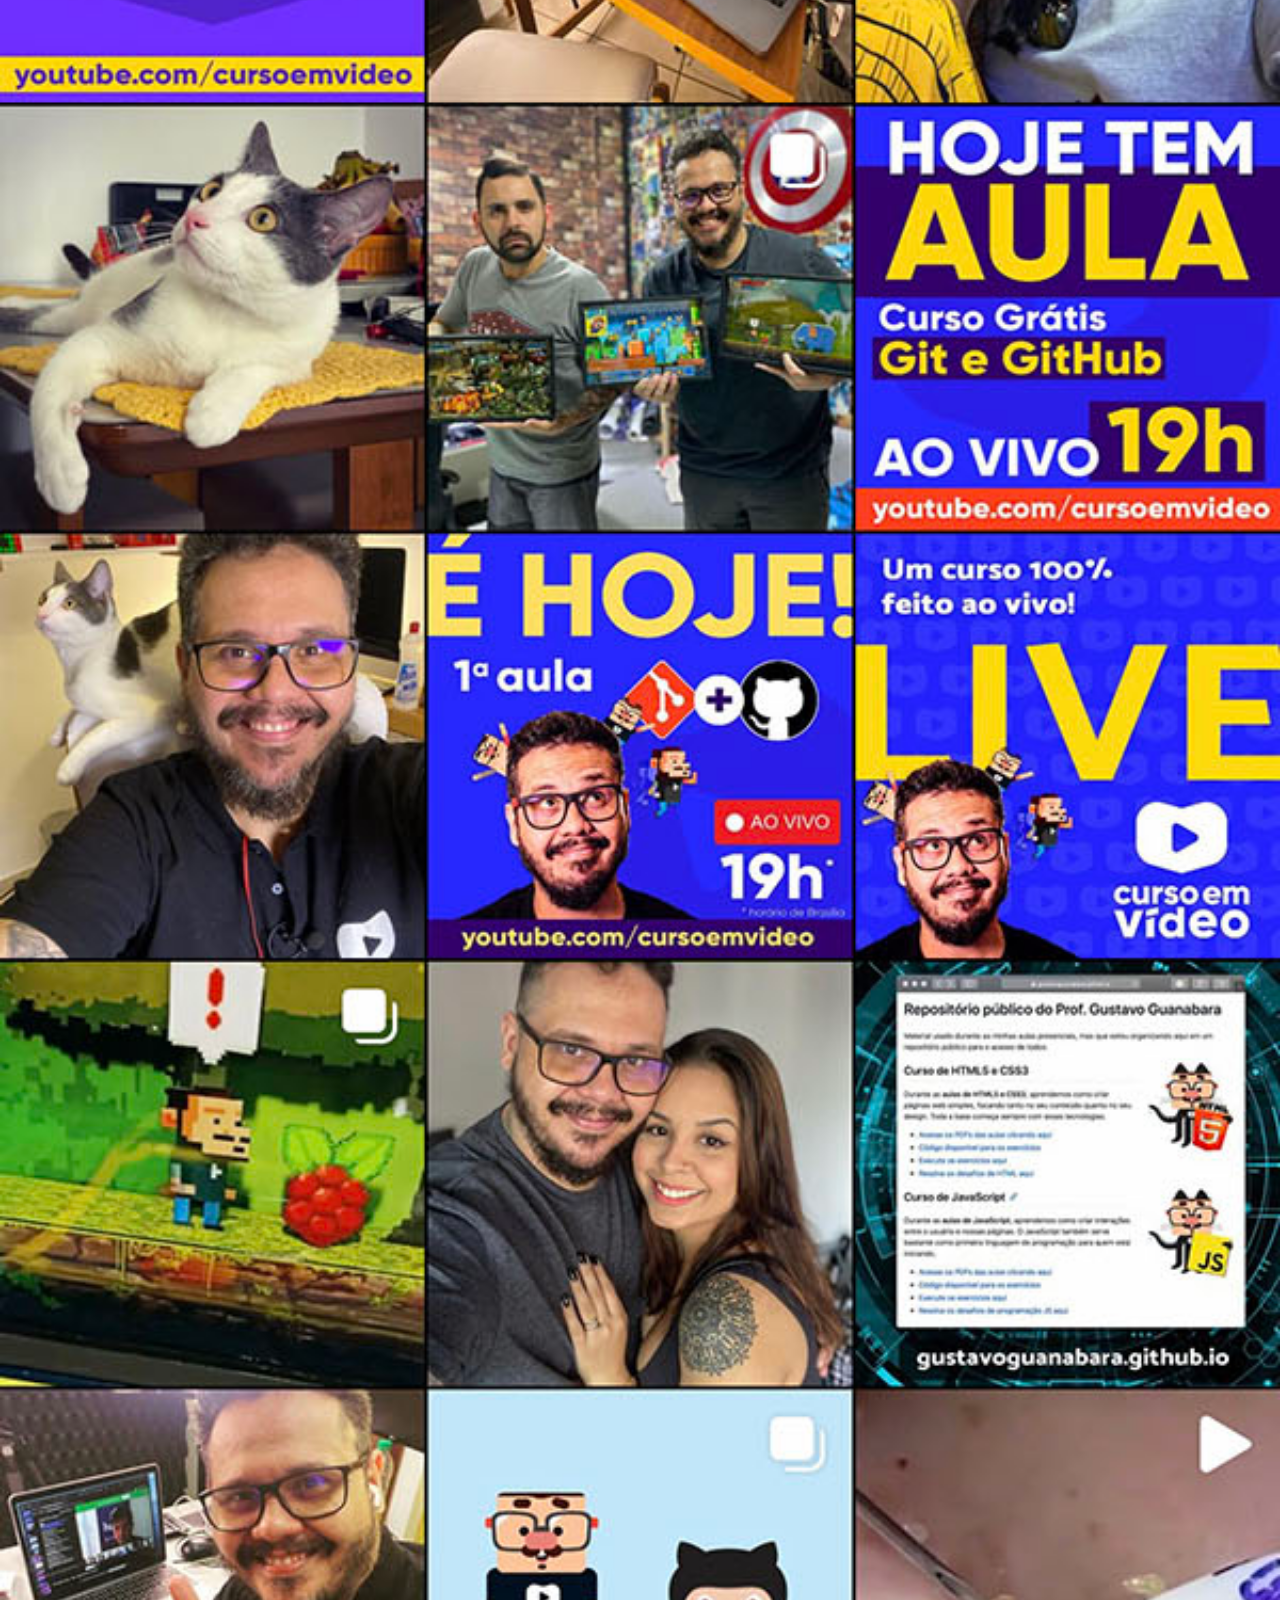
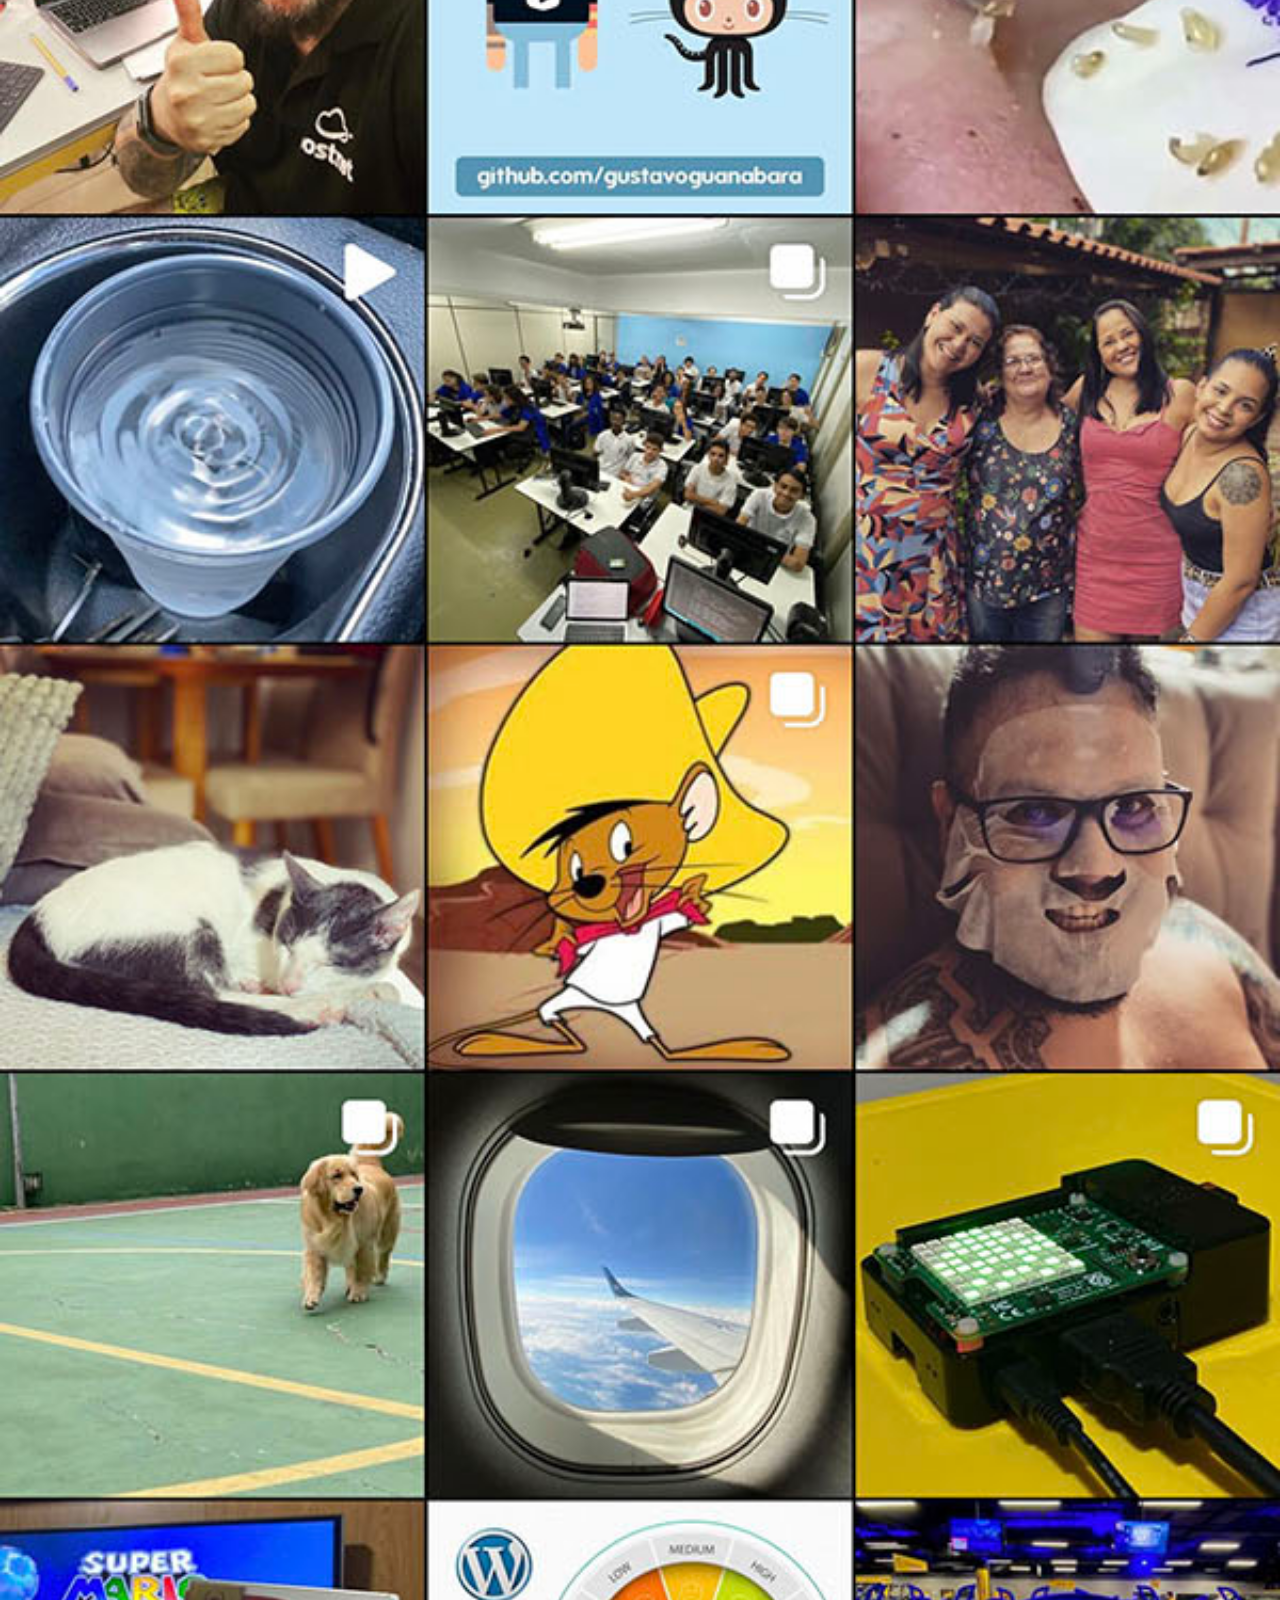
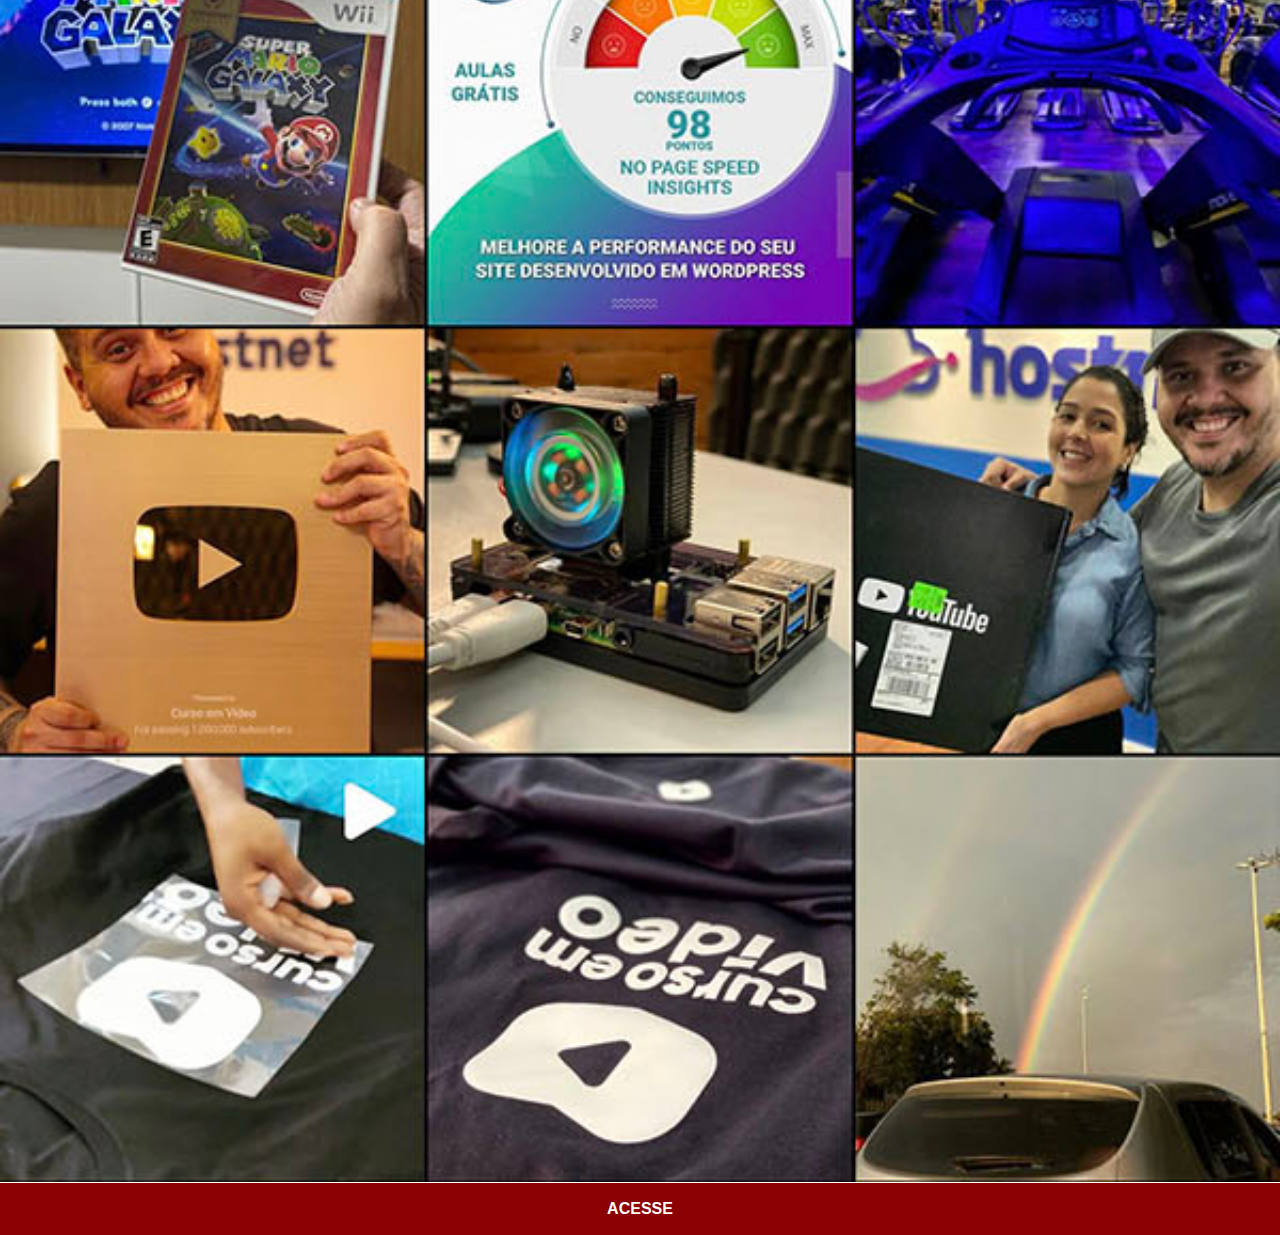
<file: instagram.html>
<!DOCTYPE html>
<html lang="pt-br">
<head>
    <meta charset="UTF-8">
    <meta http-equiv="X-UA-Compatible" content="IE=edge">
    <meta name="viewport" content="width=device-width, initial-scale=1.0">
    <link rel="stylesheet" href="estilos/redes.css">
    <title>Instagram</title>
</head>
<body>
    <img src="imagens/tela-instagram.jpg" alt="Instagram">
    <a href="https://www.instagram.com/gustavoguanabara/" target="_blank">ACESSE</a>
</body>
</html>
</file>
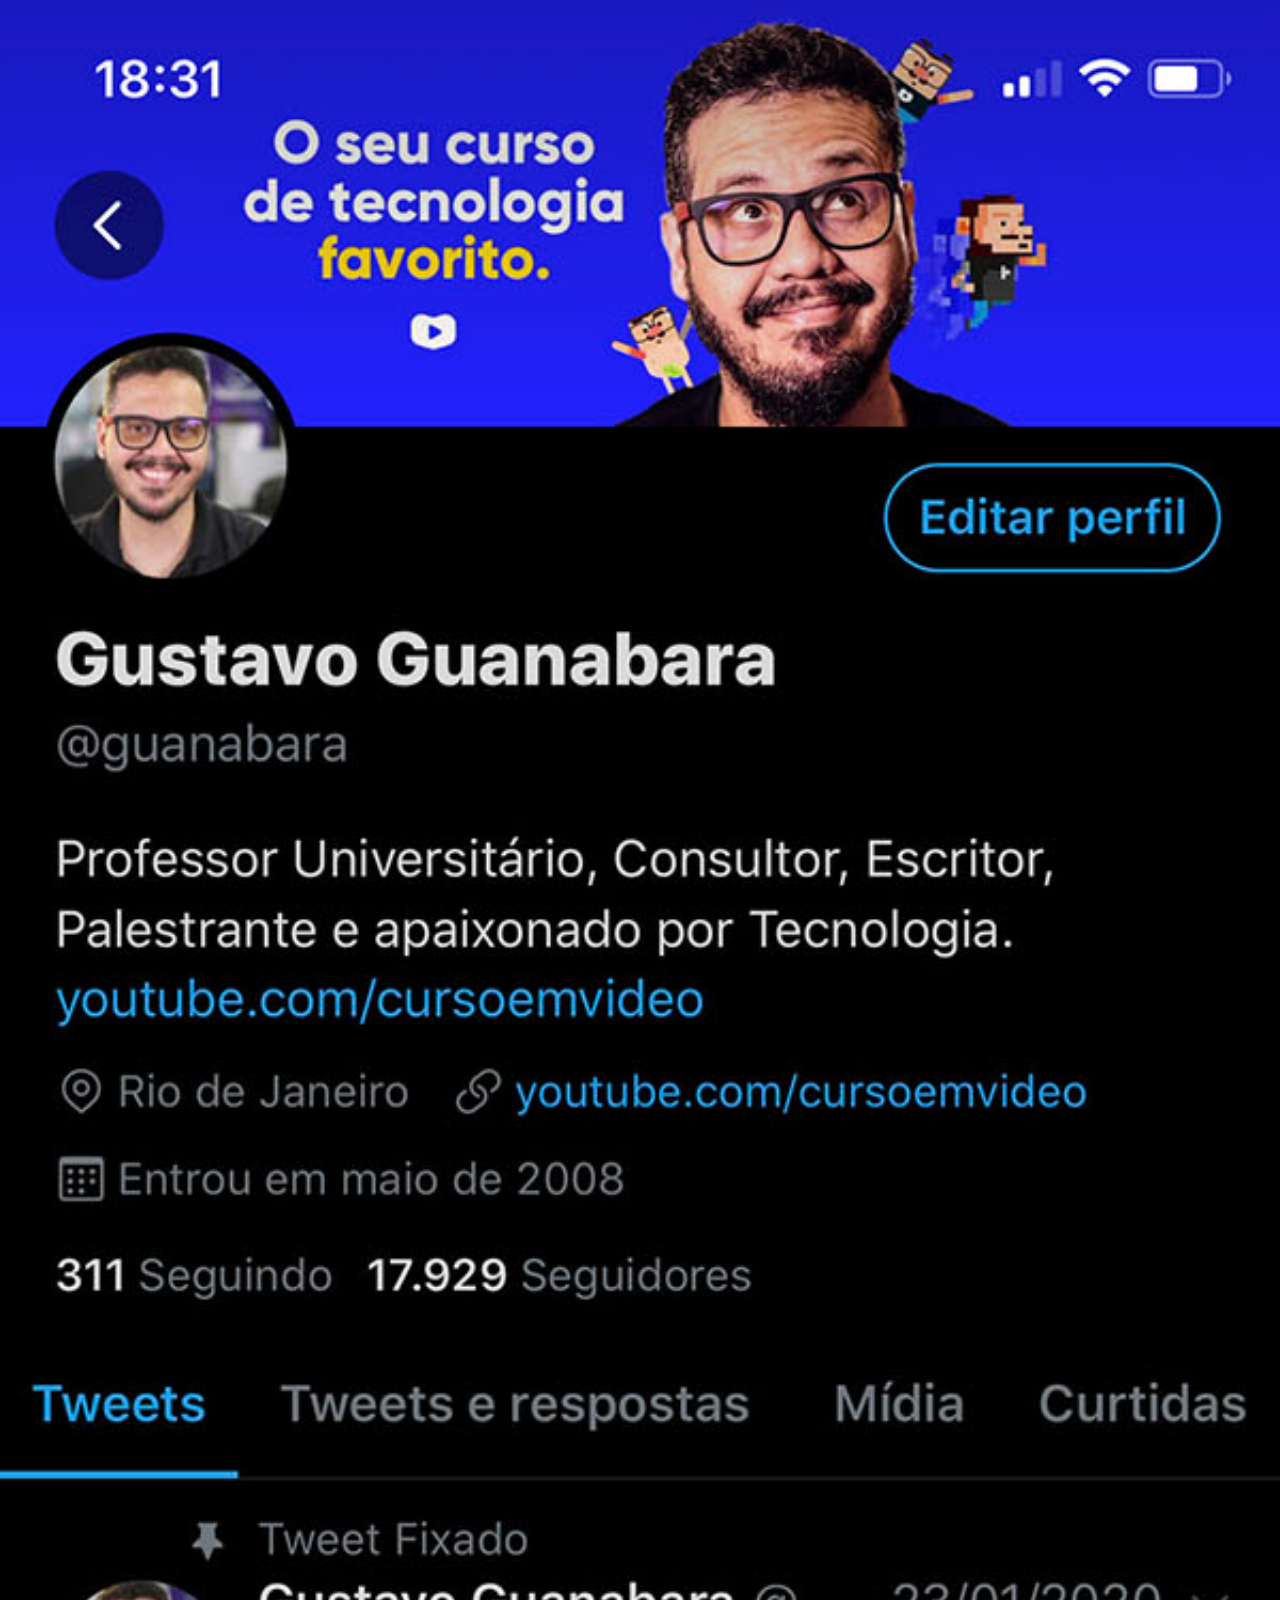
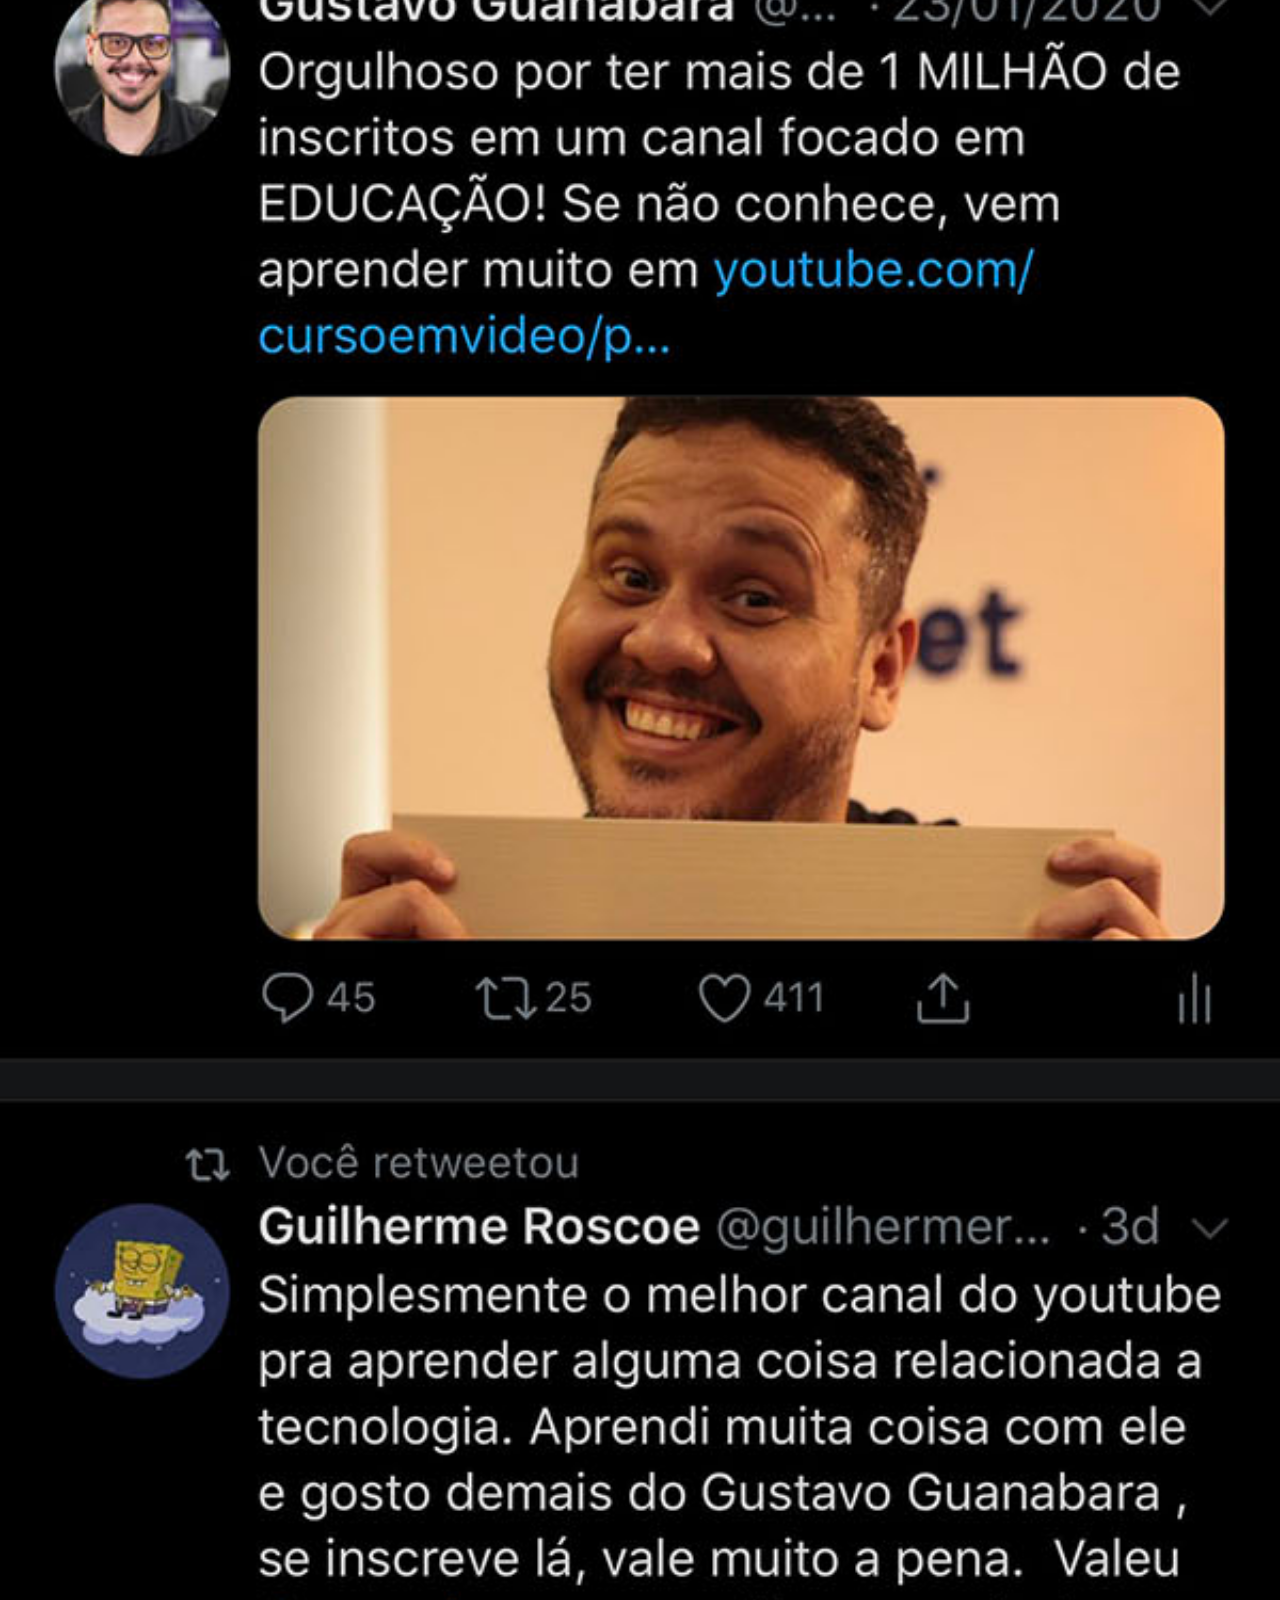
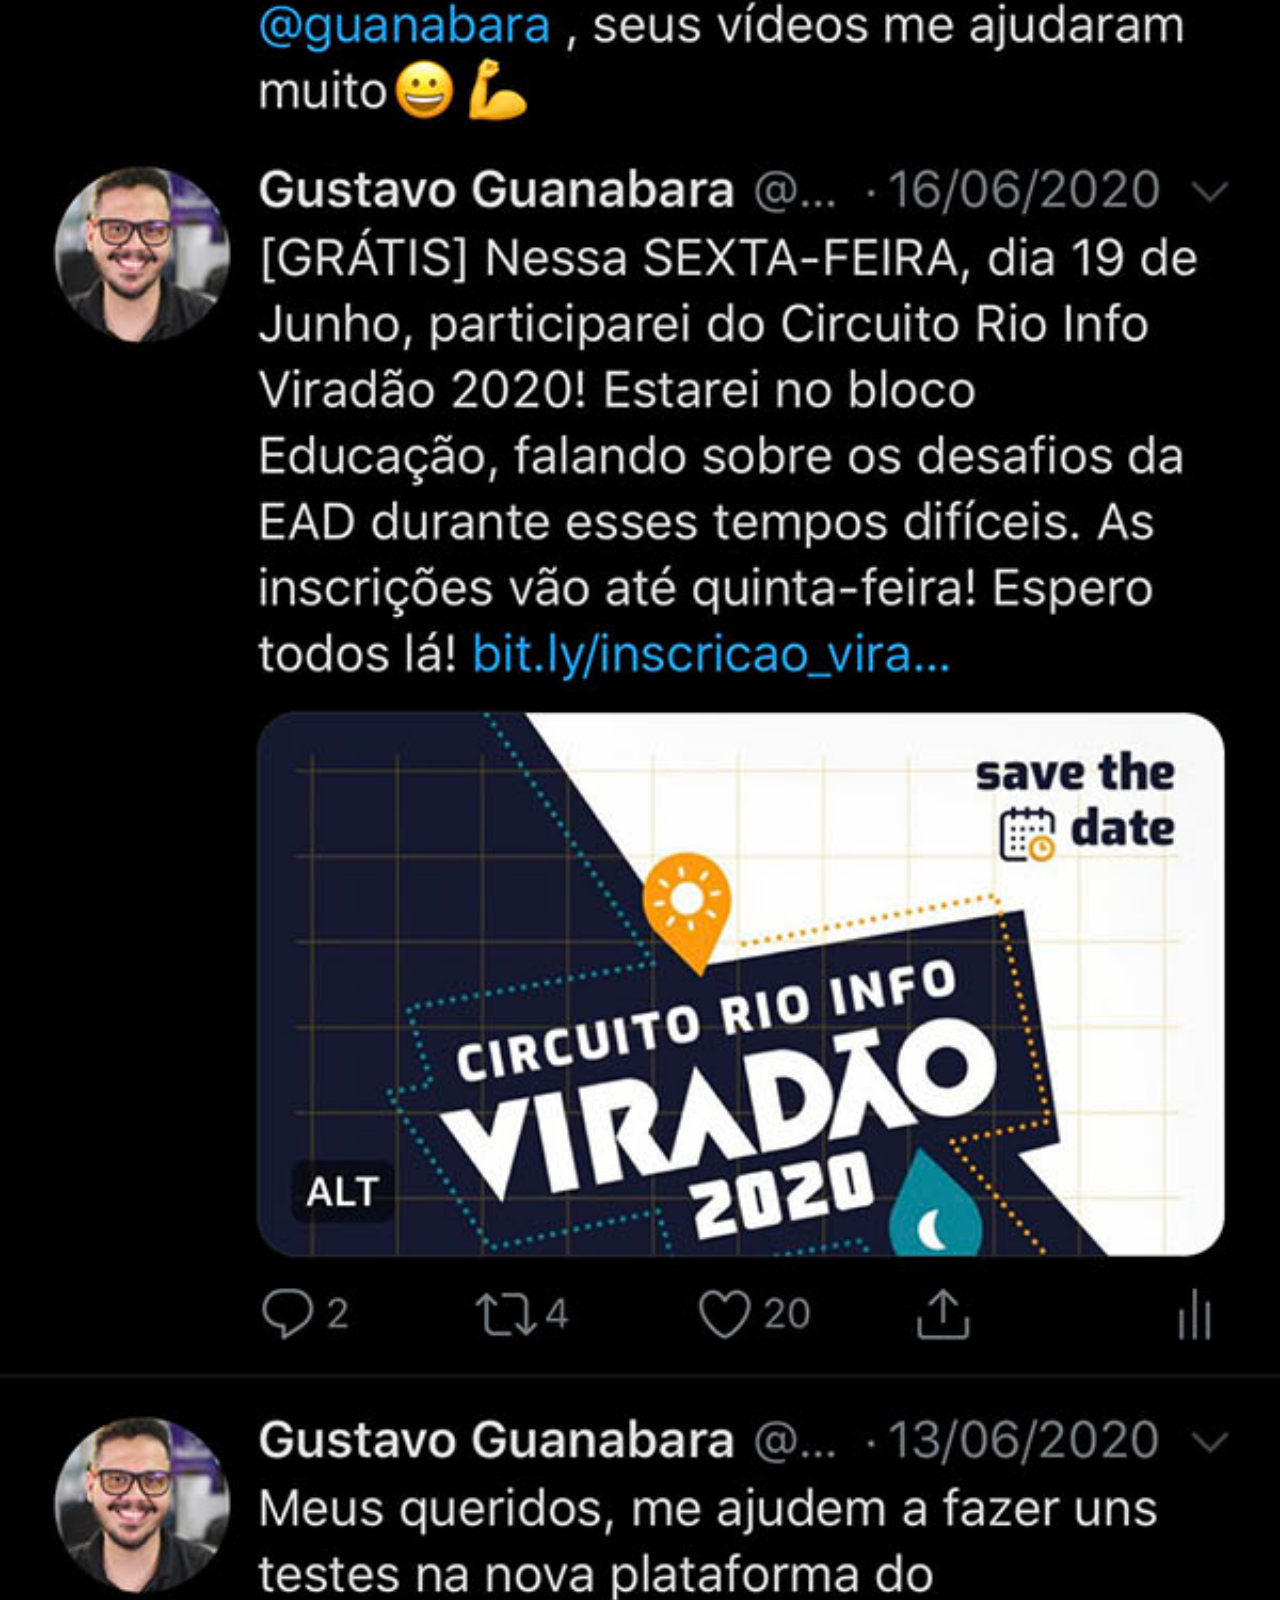
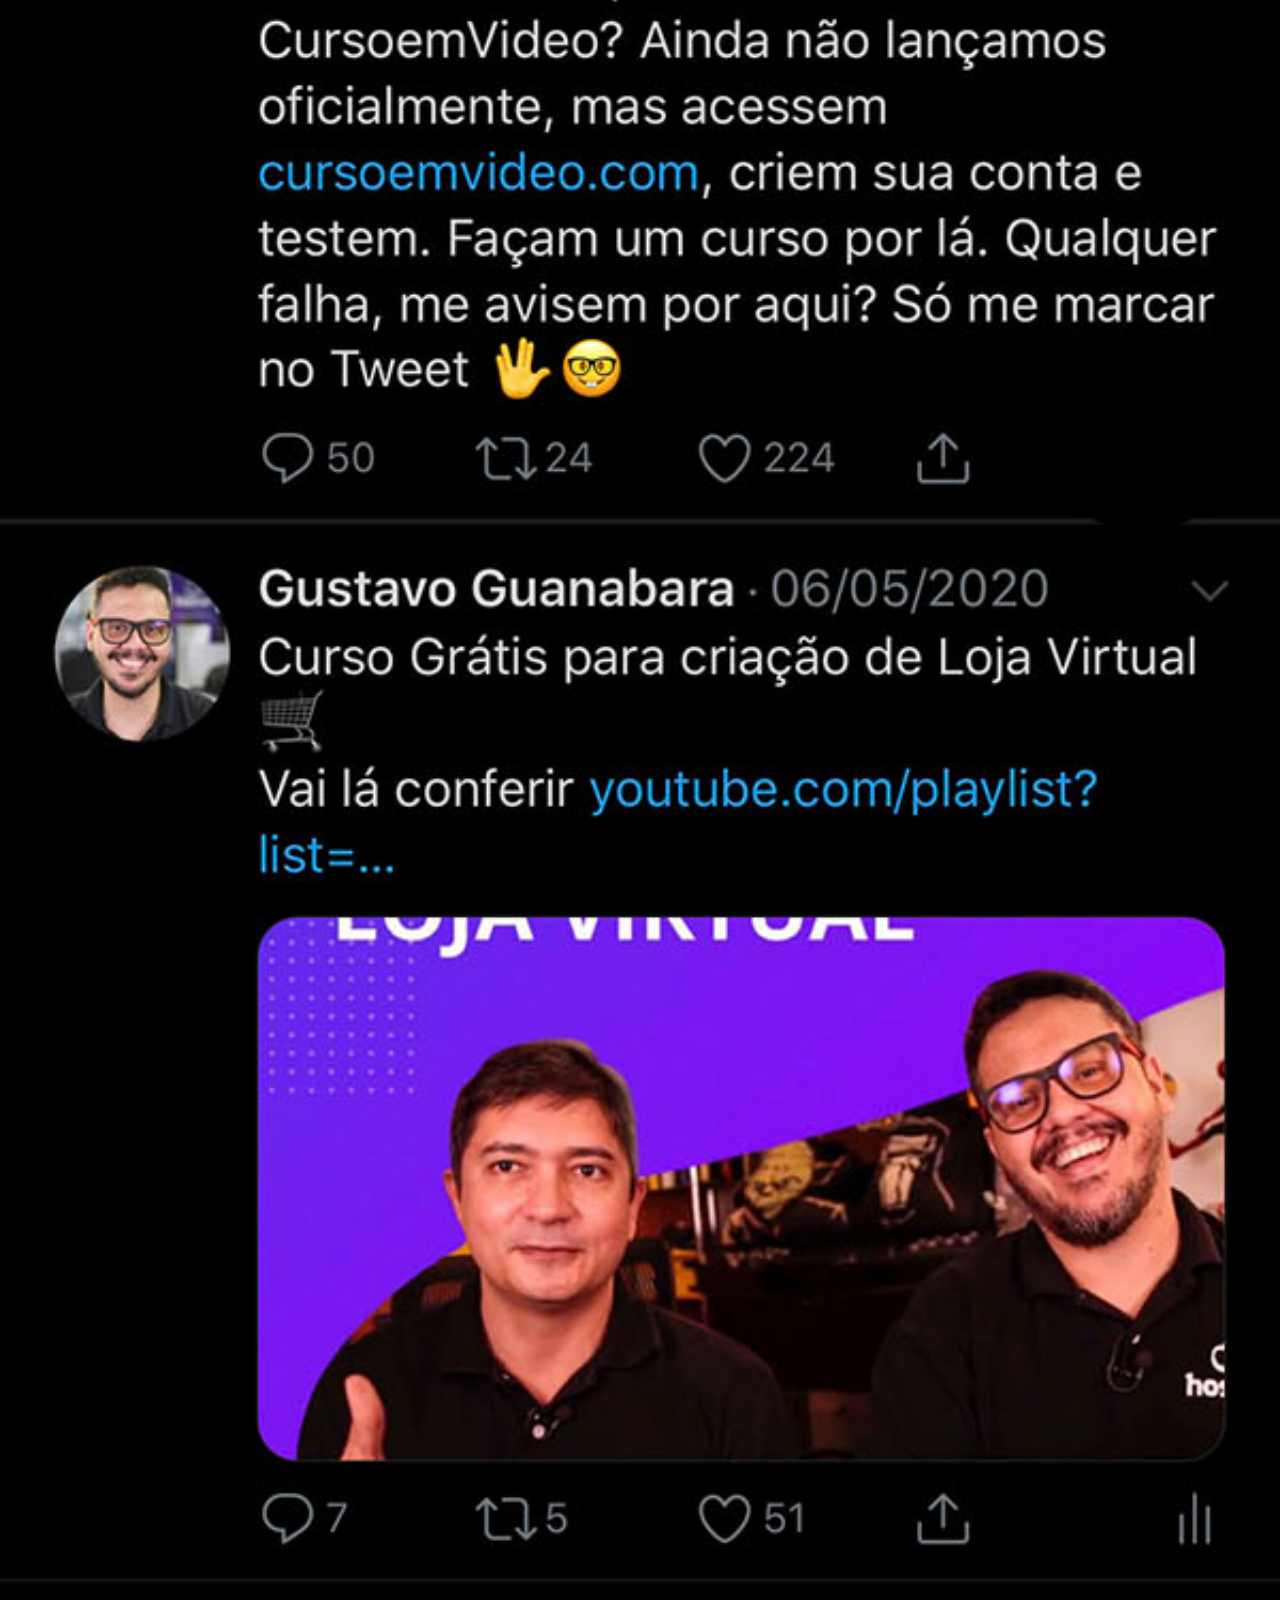
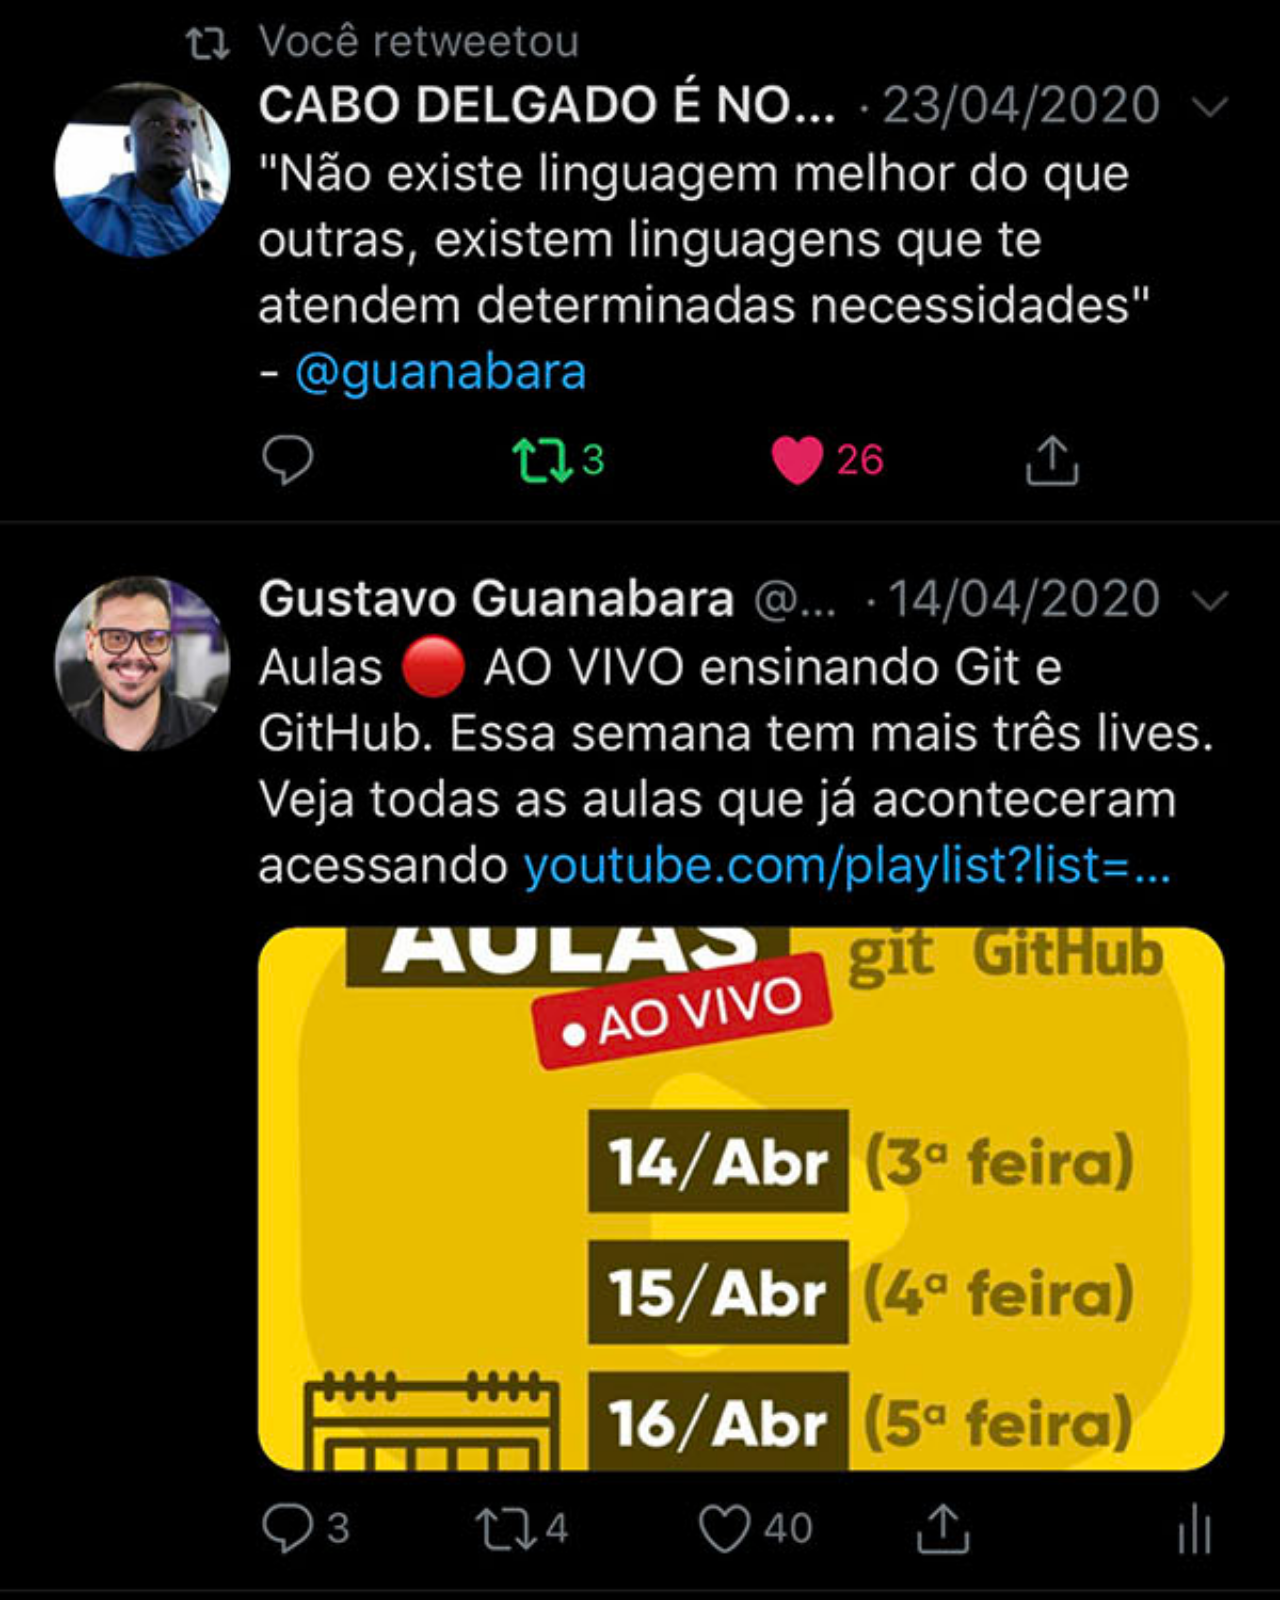
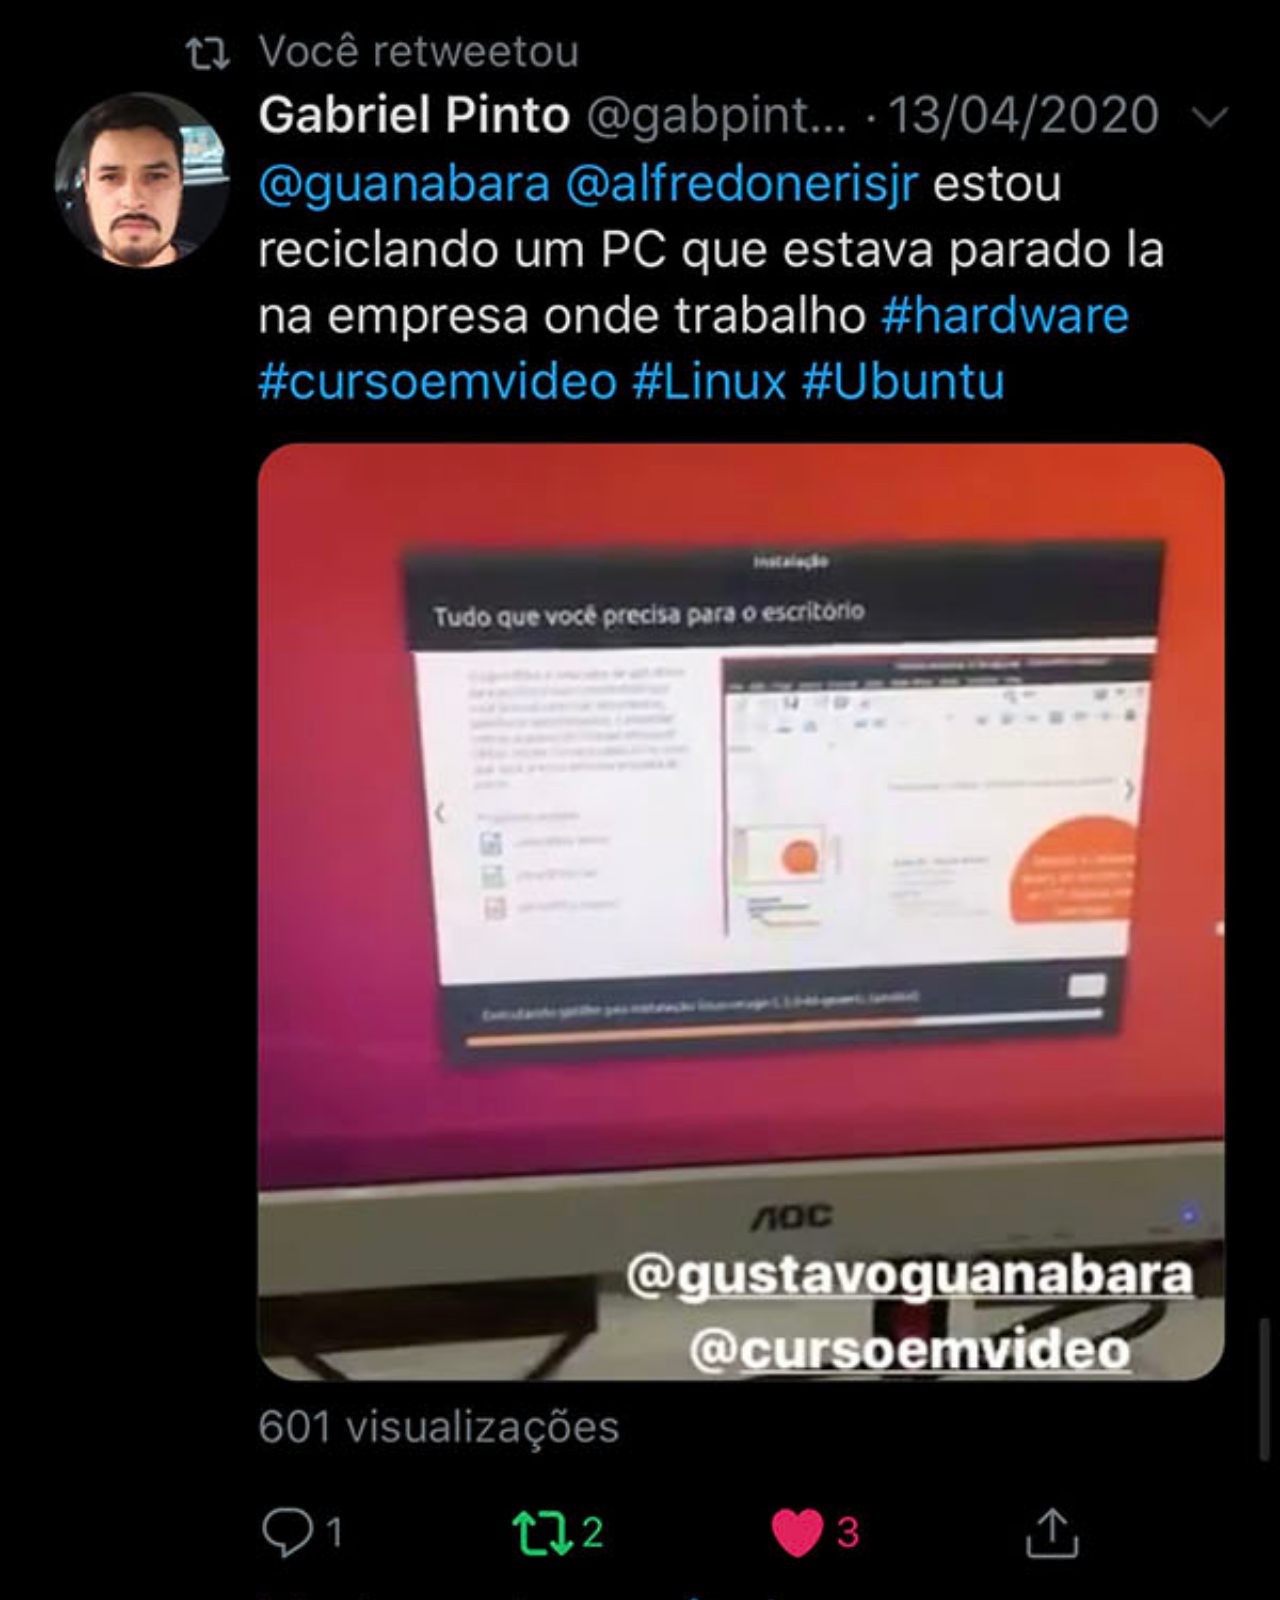
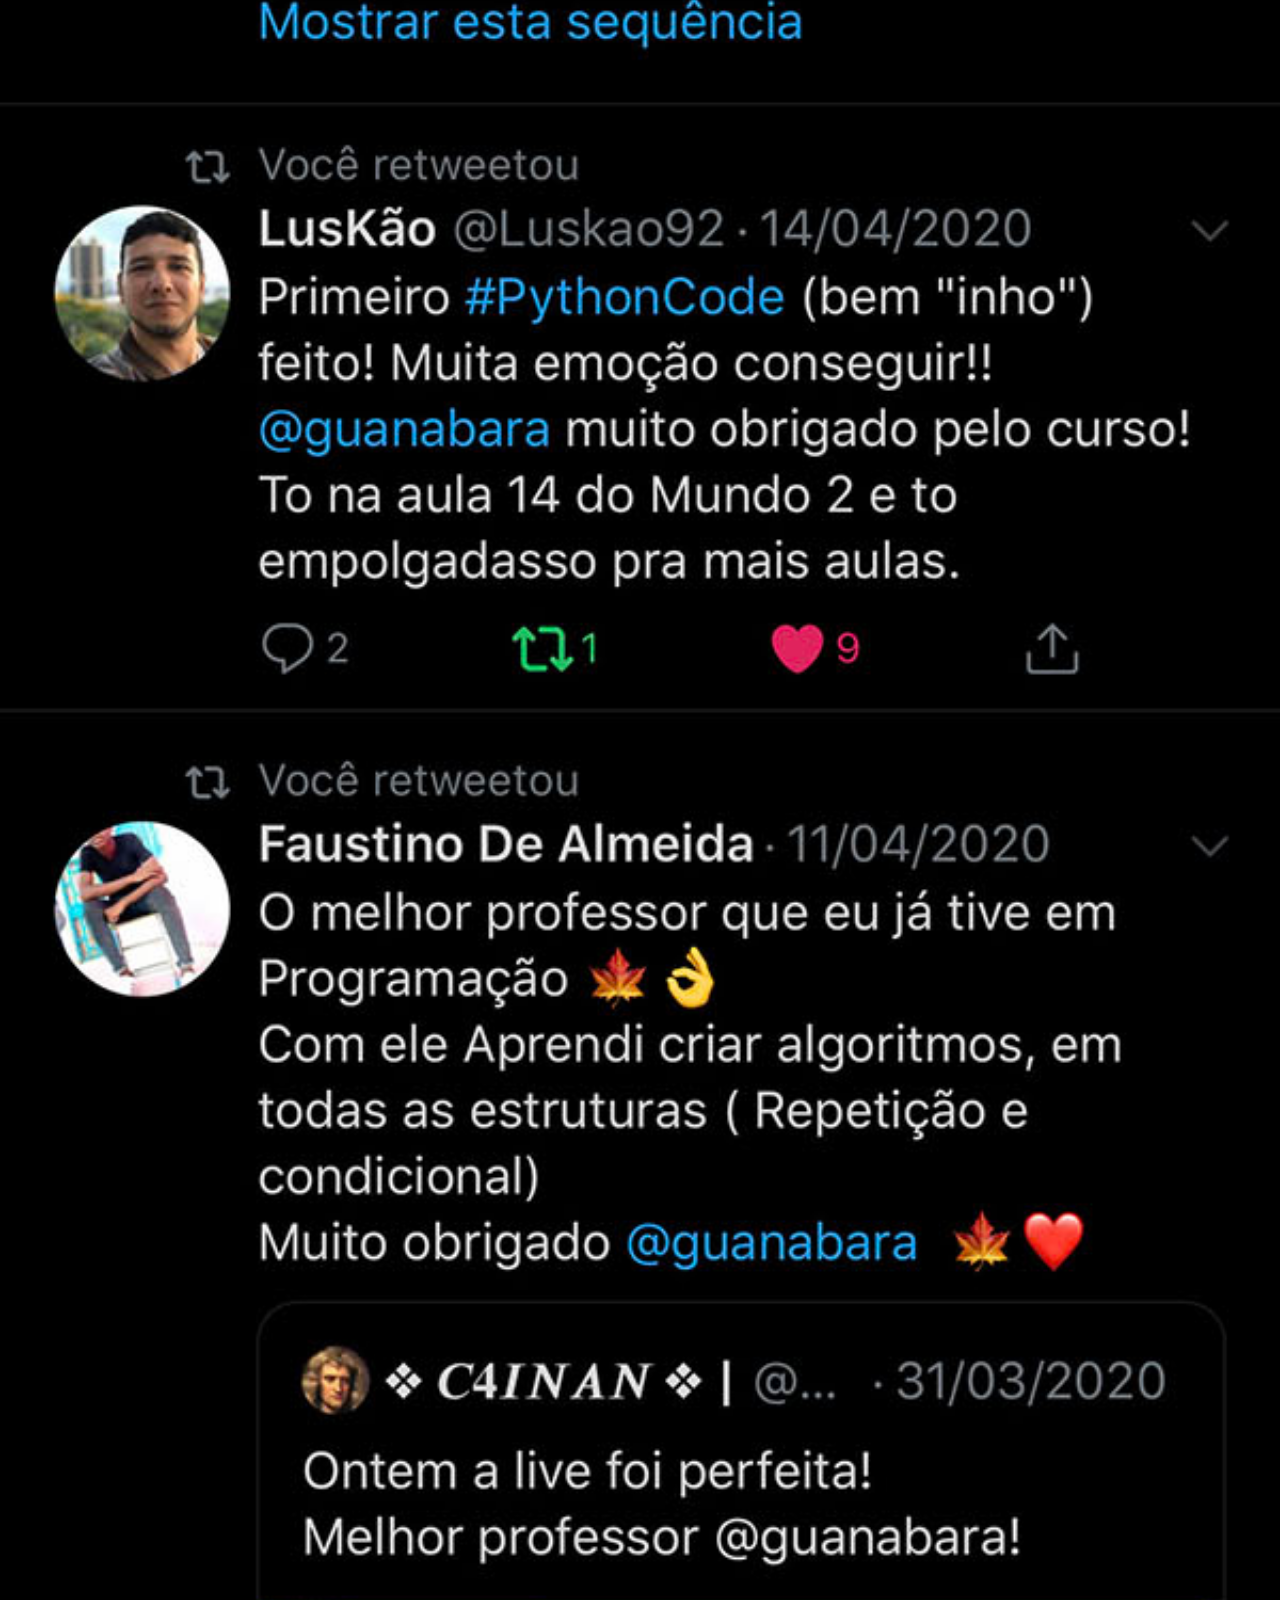
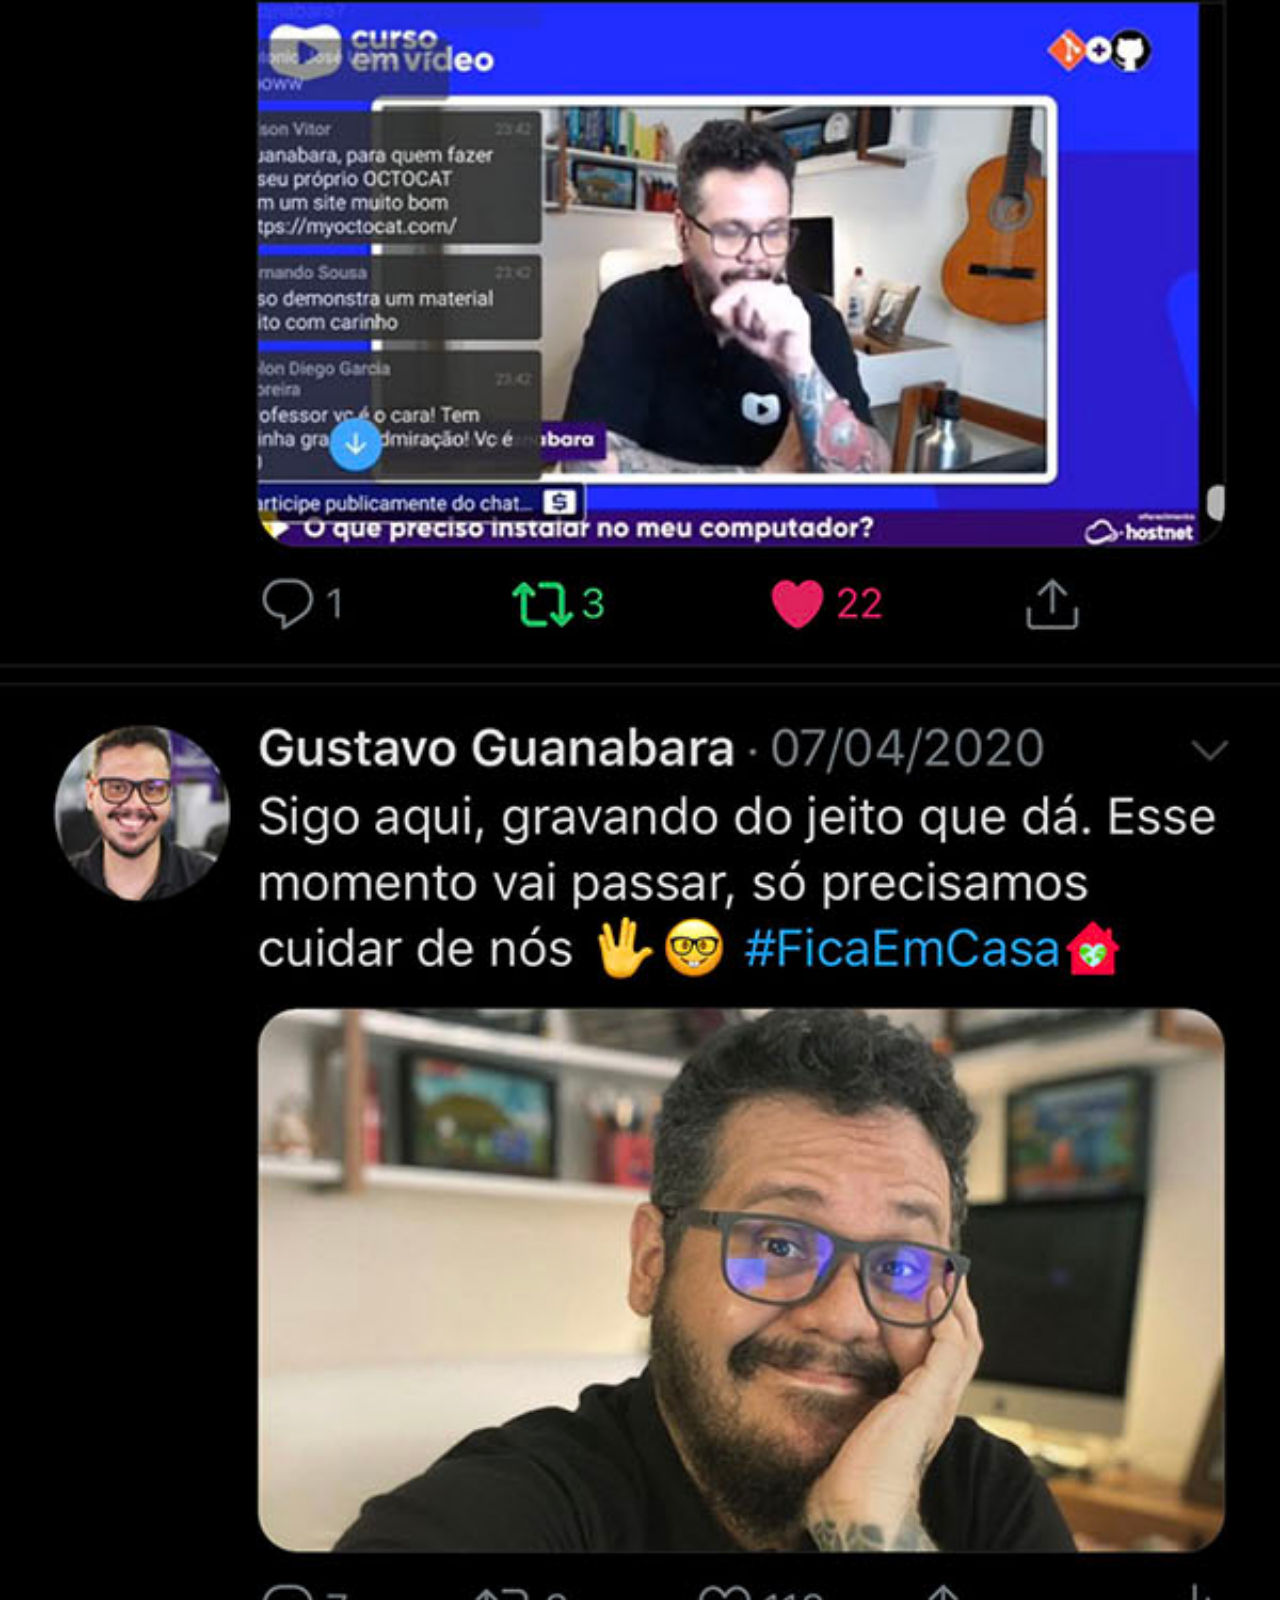
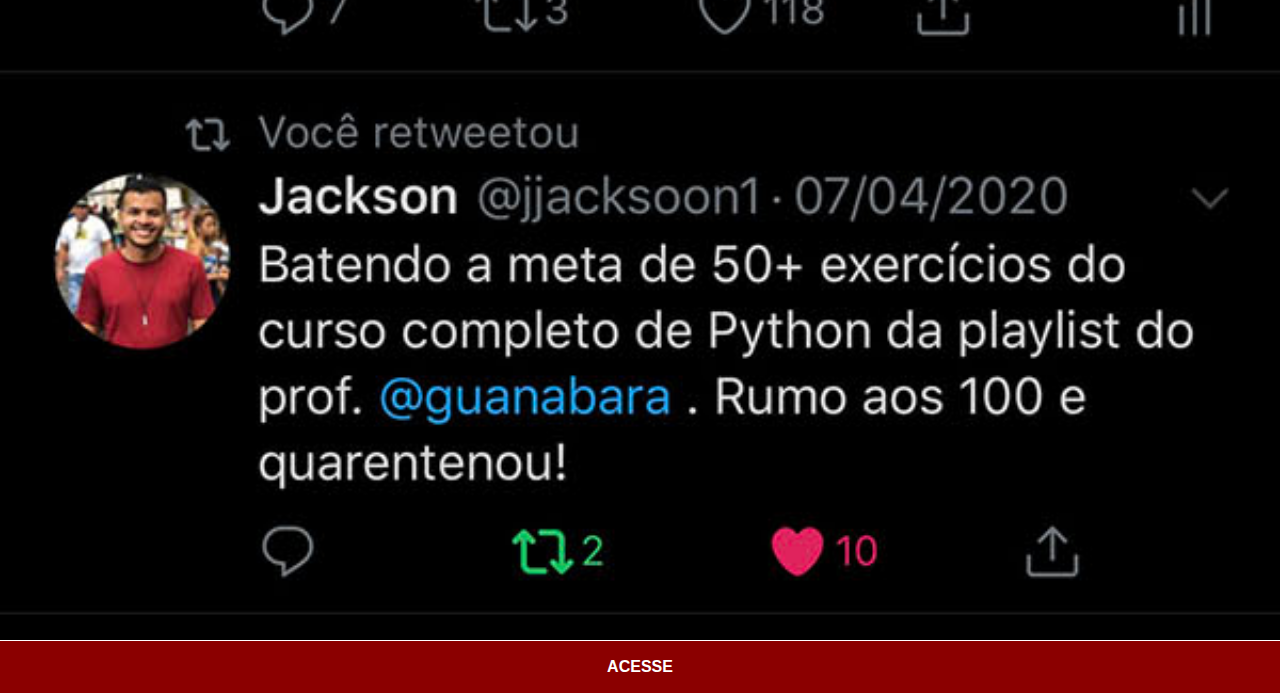
<file: twitter.html>
<!DOCTYPE html>
<html lang="pt-br">
<head>
    <meta charset="UTF-8">
    <meta http-equiv="X-UA-Compatible" content="IE=edge">
    <meta name="viewport" content="width=device-width, initial-scale=1.0">
    <title>Twitter</title>
    <link rel="stylesheet" href="estilos/redes.css">
</head>
<body>
    <img src="imagens/tela-twitter.jpg" alt="Twitter">
    <a href="https://twitter.com/guanabara" target="_blank">ACESSE</a>
</body>
</html>
</file>
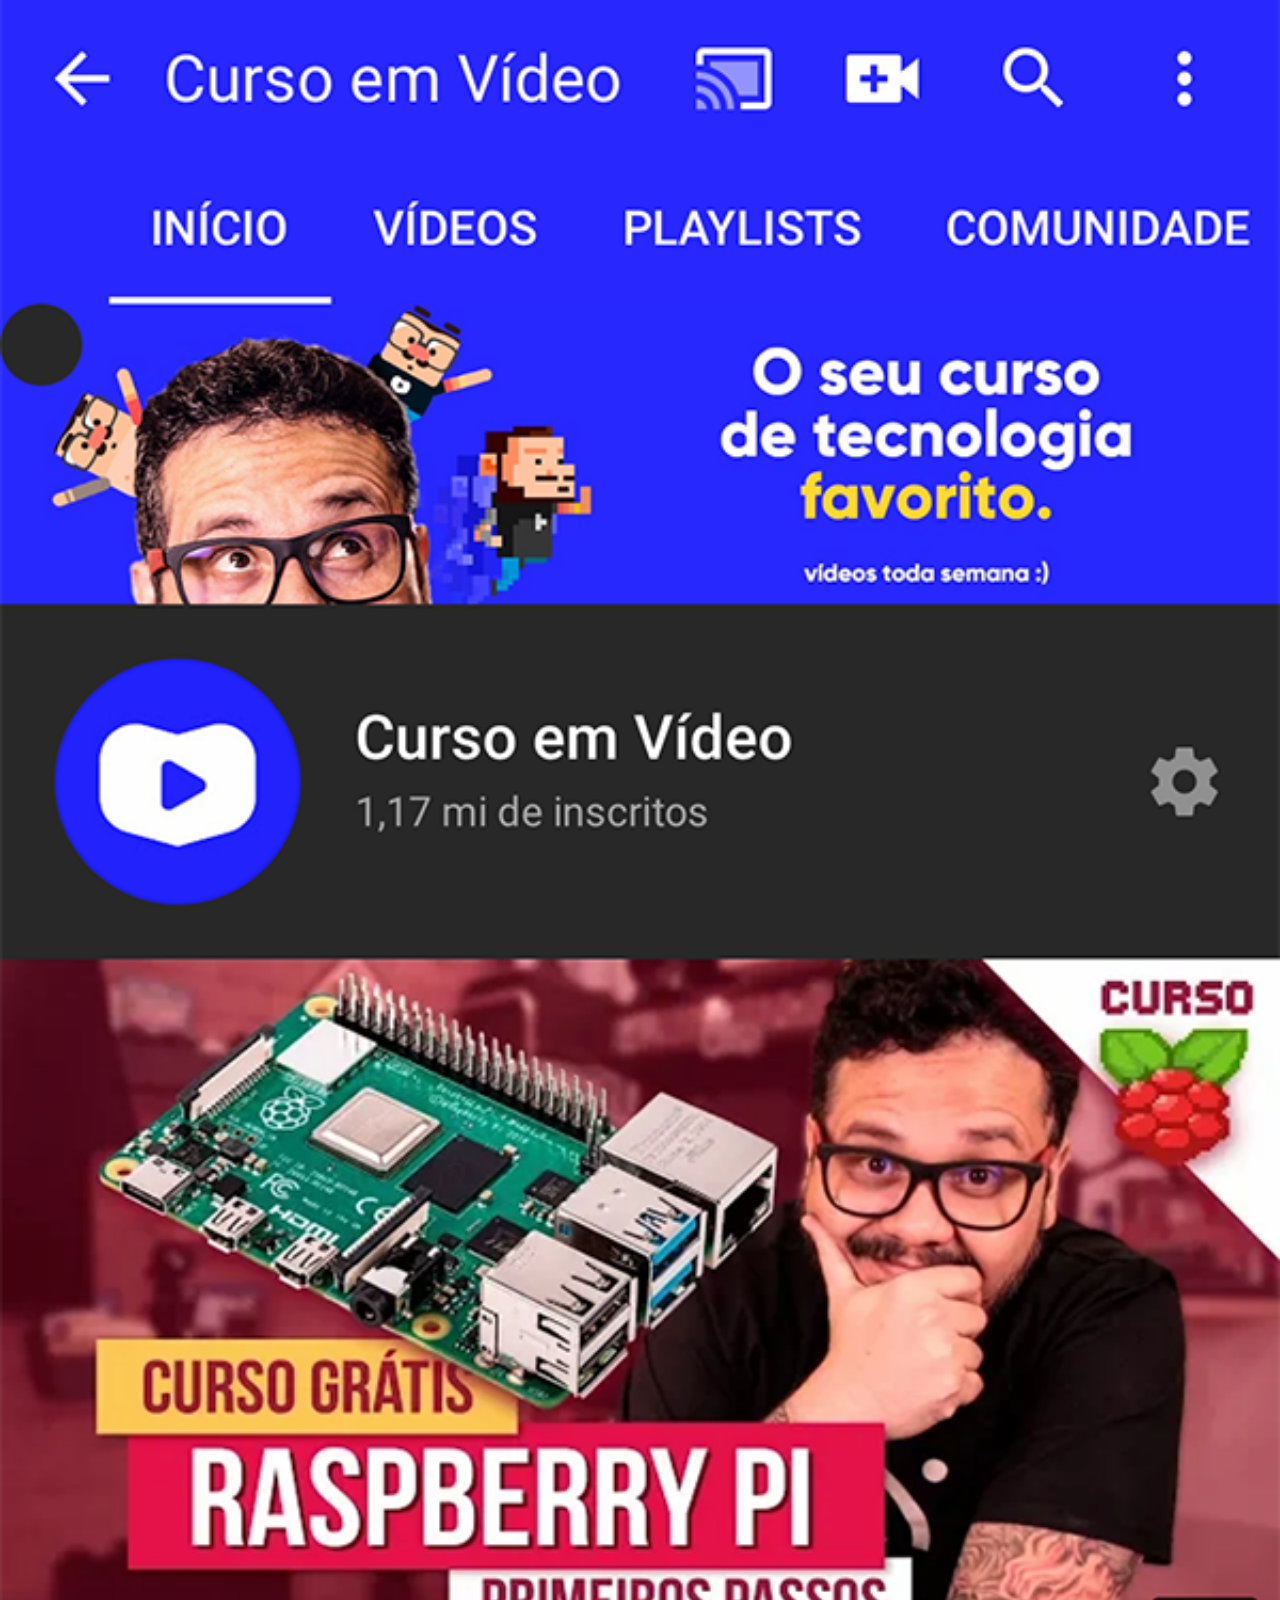
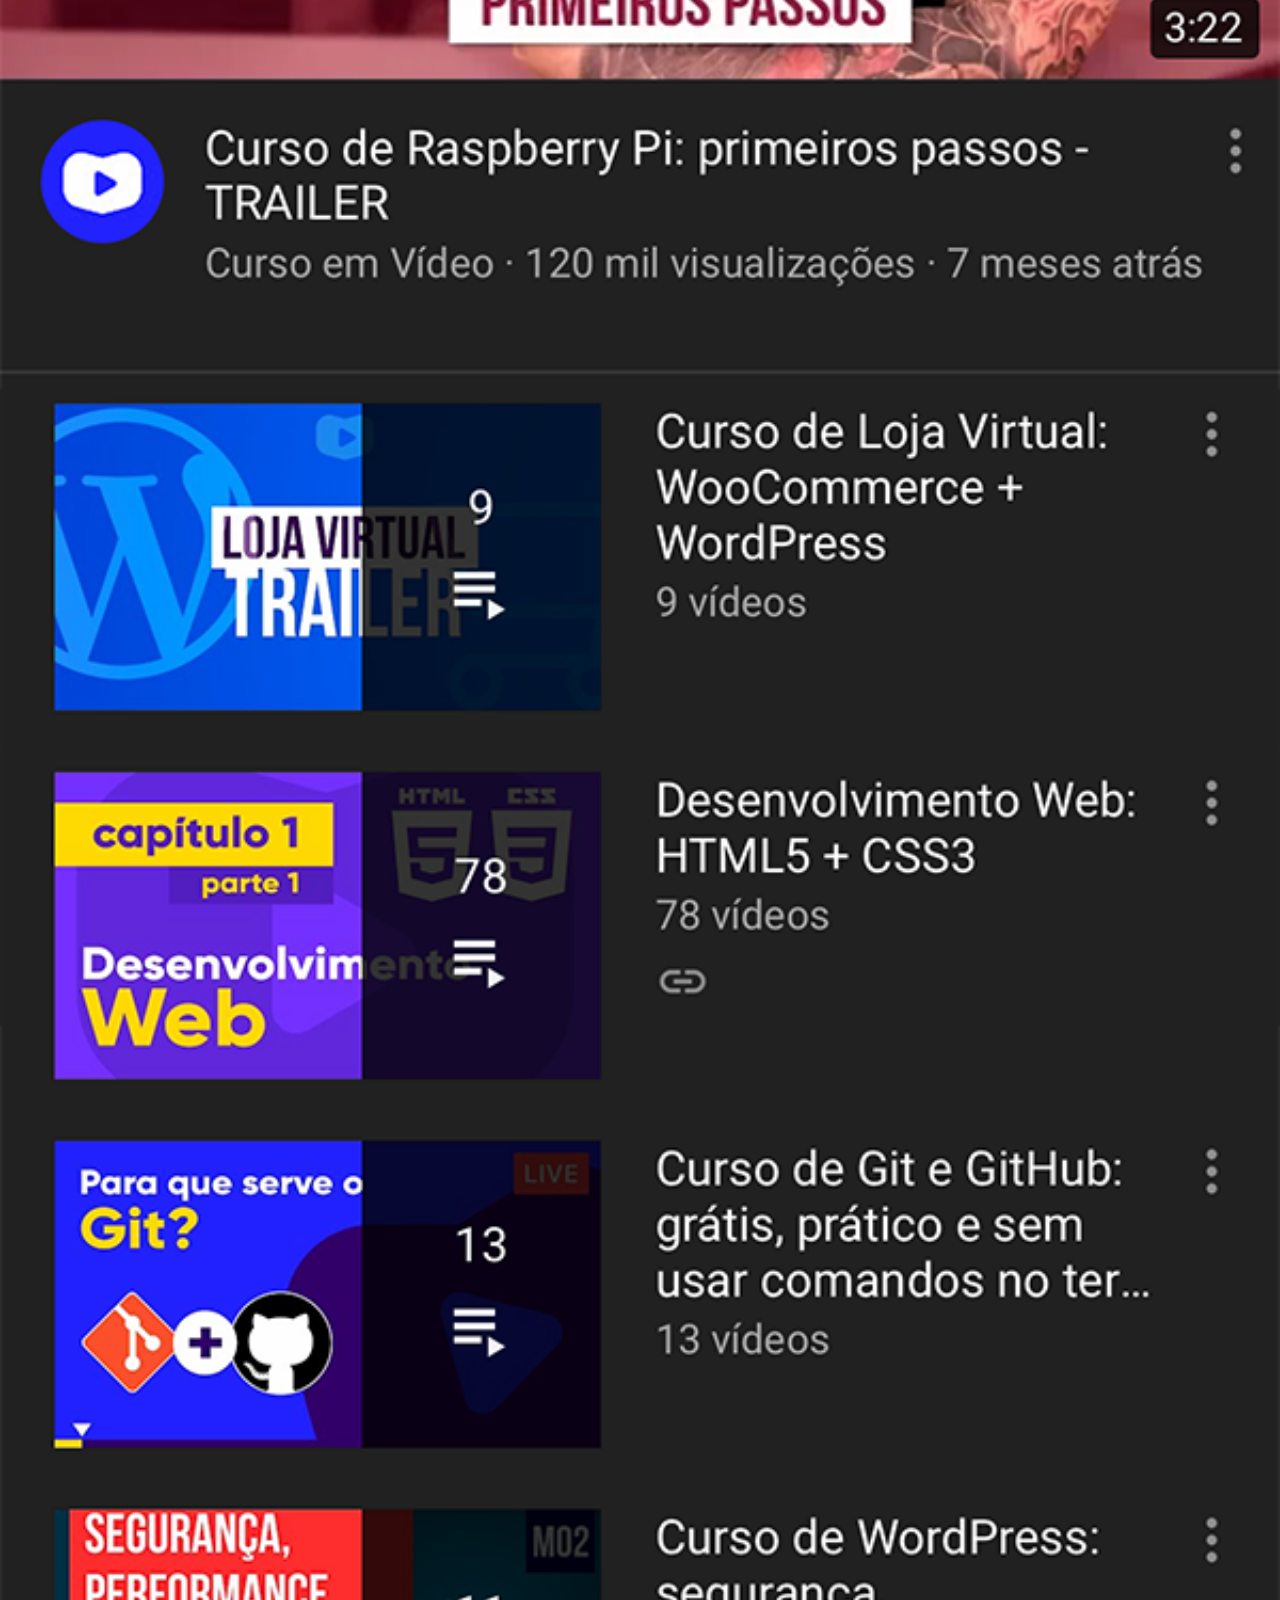
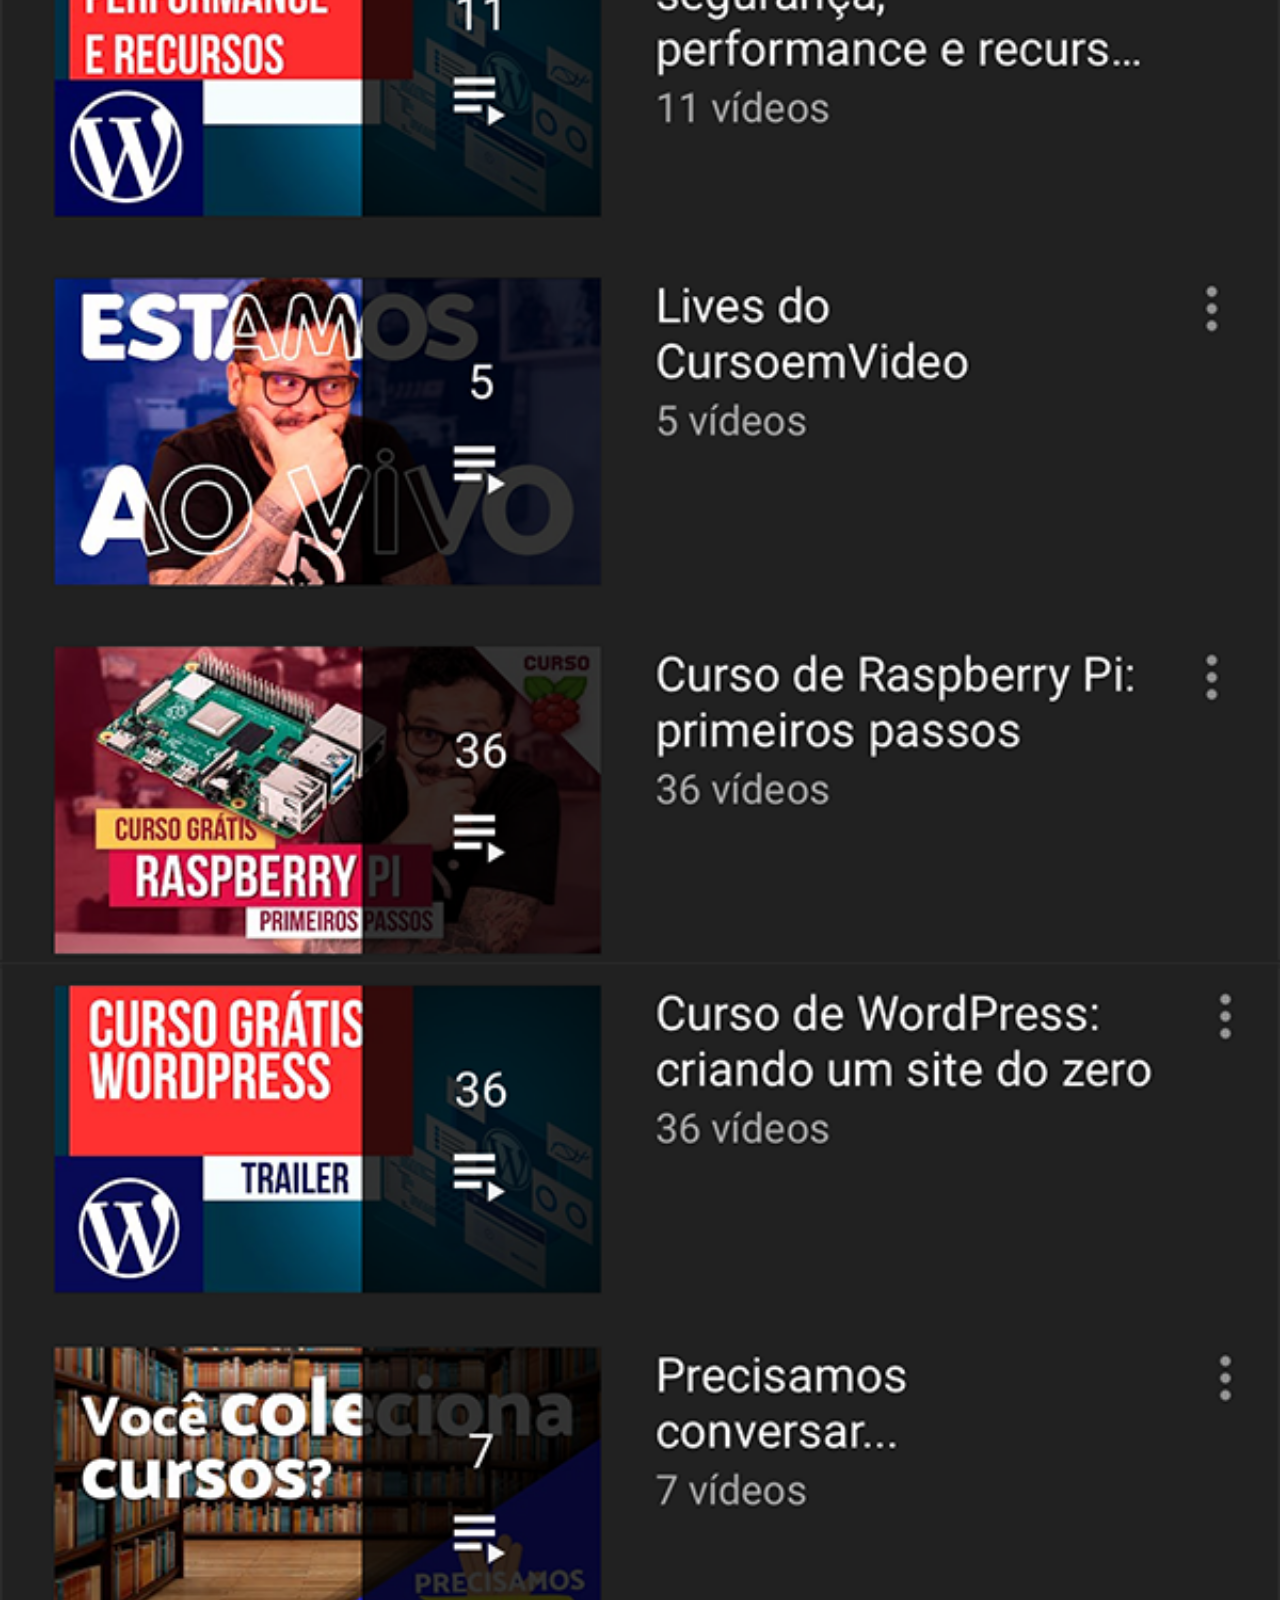
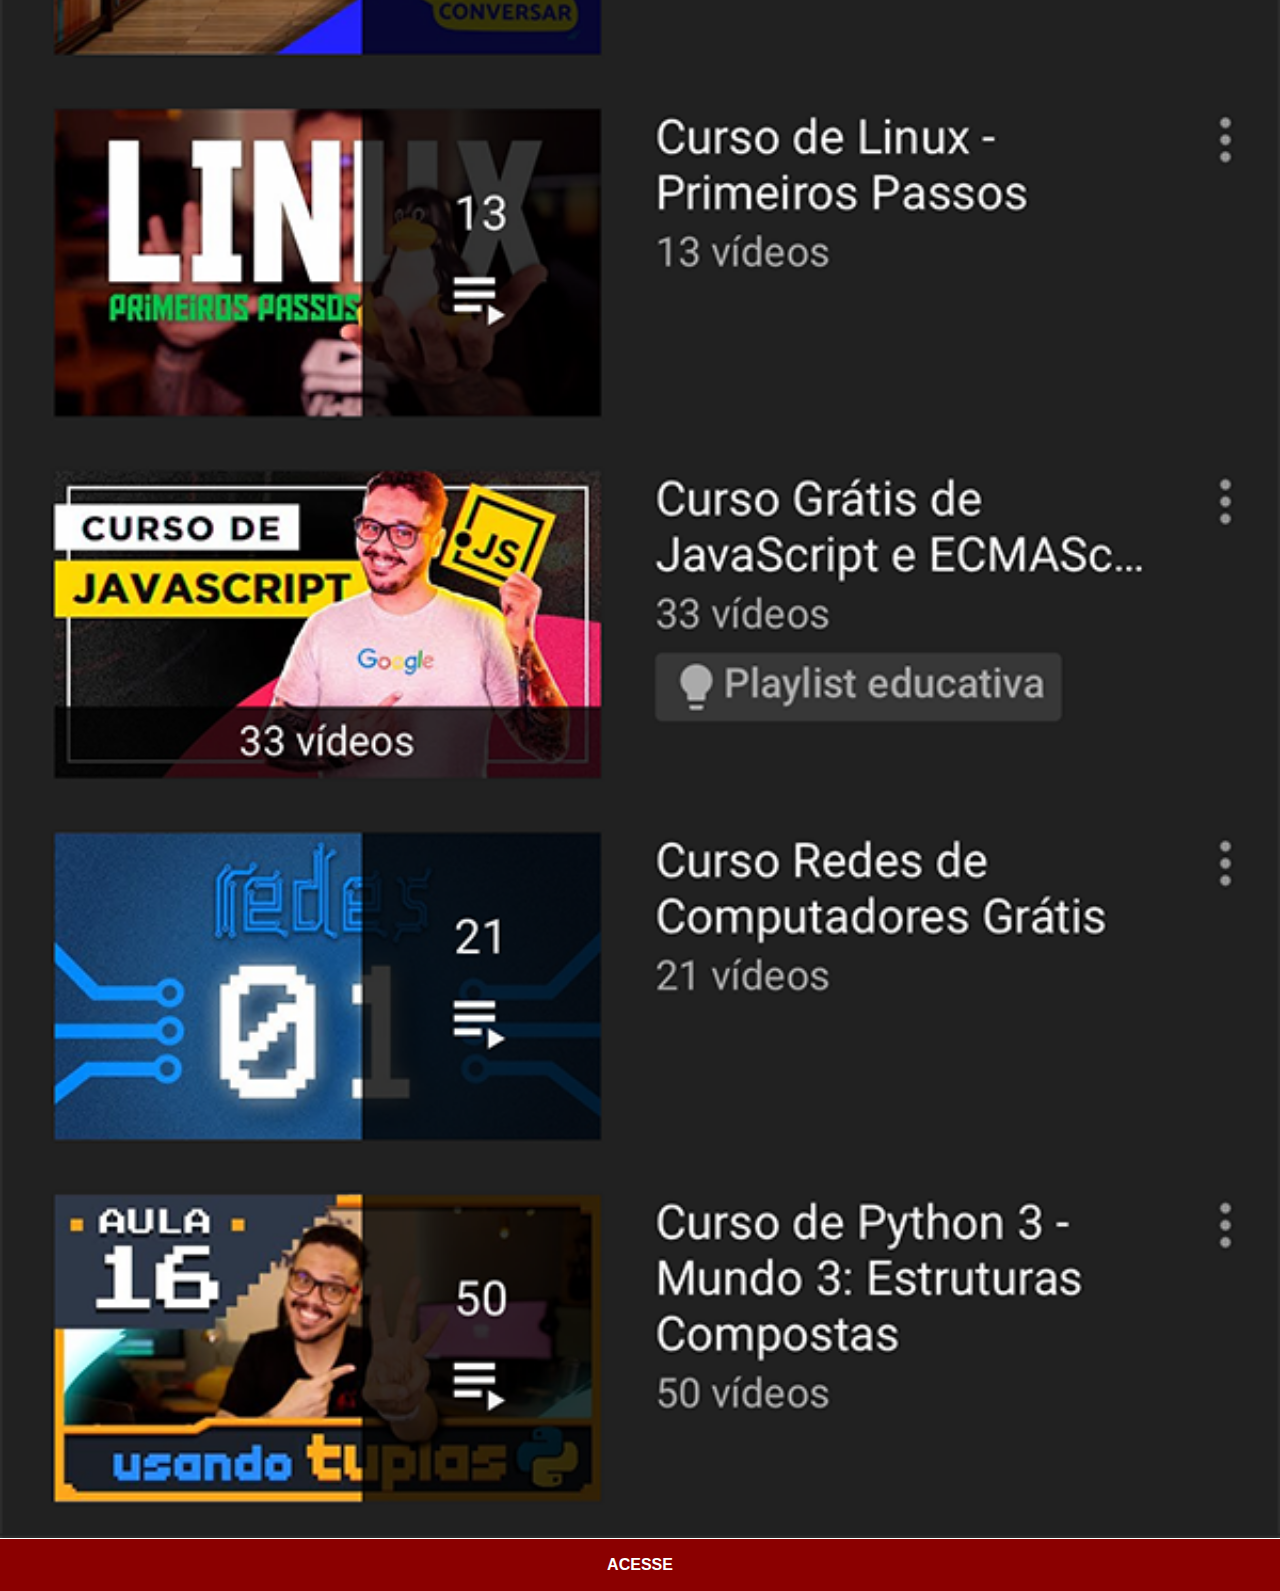
<file: youtube.html>
<!DOCTYPE html>
<html lang="pt-br">
<head>
    <meta charset="UTF-8">
    <meta http-equiv="X-UA-Compatible" content="IE=edge">
    <meta name="viewport" content="width=device-width, initial-scale=1.0">
    <title>Youtube</title>
    <link rel="stylesheet" href="estilos/redes.css">
</head>
<body>
    <img src="imagens/tela-youtube.png" alt="Youtube">
    <a href="https://www.youtube.com/@CursoemVideo/playlists" target="_blank">ACESSE</a>
</body>
</html>
</file>
<file: estilos/style.css>
@charset "UTF-8";

* {
    margin: 0px;
    padding: 0px;
    font-family: Arial, Helvetica, sans-serif;
}

html, body {
    height: 100vh;
    width: 100vw;
    background-color: black;
}

body {
    background: url(../imagens/fundo-madeira.jpg) no-repeat top center;
    background-size: cover;
    background-attachment: fixed;
}

main {
    height: 100vh;
    position: relative;
}

#telefone {
    height: 627px;
    width: 311px;
    background: url(../imagens/frame-iphone.png) no-repeat;
    position: absolute;
    top: 50%;
    left: 50%;
    transform: translate(-50%, -50%);
}

#tela {
    position: relative;
    top: 80px;
    left: 22px;
    width: 267px;
    height: 470px;
}

#redes-sociais {
    text-align: right;
}

#redes-sociais img {
    width: 50px;
    margin: 10px;
    border-radius: 50%;
    box-shadow: 2px 2px 5px rgba(0, 0, 0, 0.466);
    box-sizing: border-box;
}

#redes-sociais img:hover {
    border: 2px solid rgba(255, 255, 255, 0.623);
    transform: translate(-2px, -2px);
    box-shadow: 5px 5px 10px rgba(0, 0, 0, 0.418);
    transition: transform 0.3s, border 0.2s;
}
</file>
<file: estilos/redes.css>
@charset "UTF-8";

* {
    margin: 0px;
    padding: 0px;
    font-family: Arial, Helvetica, sans-serif;
}

::-webkit-scrollbar {
    width: 0px;
    height: 0px;
}

img {
    width: 100vw;
}

a {
    display: block;
    background-color: darkred;
    padding: 17px;
    text-align: center;
    font-weight: bolder;
    text-decoration: none;
    color: white;
    margin: -3px;
}

a:hover {
    background-color: rgb(180, 4, 4);
}
</file>
